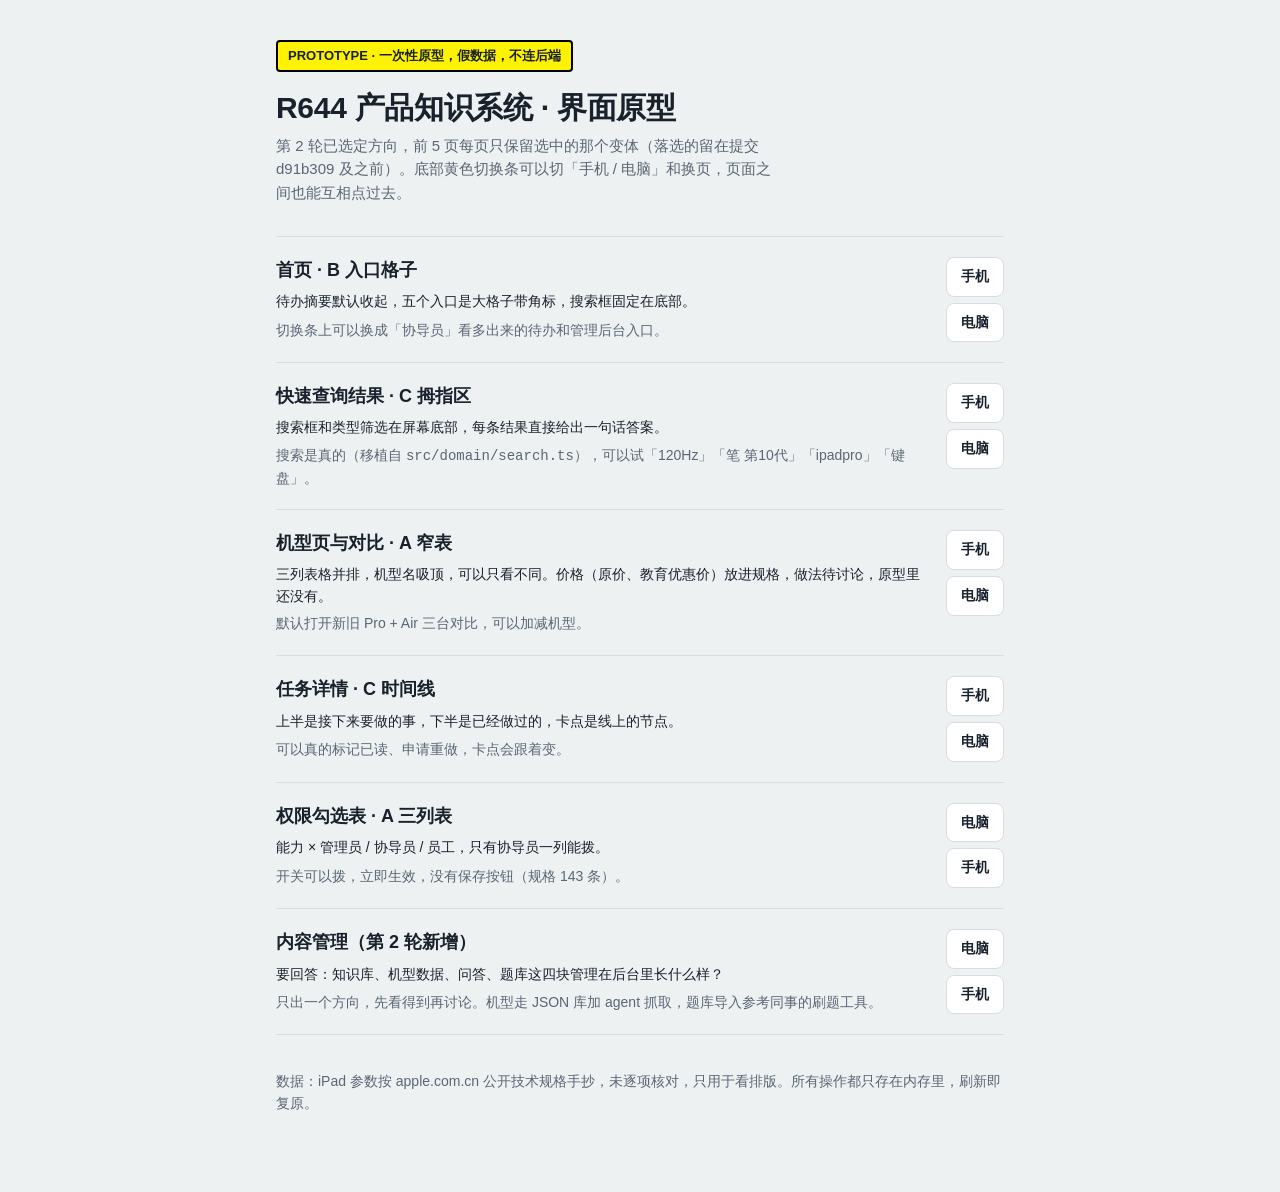
<file: index.html>
<!doctype html>
<html lang="zh-CN">
<head>
<meta charset="utf-8">
<meta name="viewport" content="width=device-width, initial-scale=1">
<title>PROTOTYPE · 原型目录</title>
<link rel="stylesheet" href="proto.css">
<style>
  /* PROTOTYPE：原型目录页，本身不是被评估的设计 */
  body { padding: 0; }
  main { max-width: 760px; margin: 0 auto; padding: 40px 16px 64px; }
  .warn { display: inline-block; background: #fff200; border: 2px solid #000; padding: 4px 10px; font-weight: 700; font-size: 13px; border-radius: 4px; }
  h1 { font-size: 30px; line-height: 1.2; margin: 18px 0 8px; letter-spacing: -.01em; }
  .lead { color: var(--slate); margin: 0 0 32px; max-width: 34em; }
  ol { list-style: none; padding: 0; margin: 0; border-top: 1px solid var(--line); }
  li { padding: 20px 0; border-bottom: 1px solid var(--line); display: grid; grid-template-columns: 1fr auto; gap: 6px 20px; align-items: start; }
  li h2 { font-size: 18px; margin: 0; }
  li p { margin: 0; color: var(--slate); font-size: 14px; grid-column: 1; }
  li .q { color: var(--ink); }
  li .go { grid-row: 1 / span 3; grid-column: 2; display: flex; gap: 6px; flex-direction: column; }
  .how { margin-top: 36px; font-size: 14px; color: var(--slate); }
  .how kbd { border: 1px solid var(--line); border-bottom-width: 2px; border-radius: 4px; padding: 0 5px; background: #fff; font-size: 12px; }
  @media (max-width: 560px) { li { grid-template-columns: 1fr; } li .go { grid-row: auto; grid-column: 1; flex-direction: row; } }
</style>
</head>
<body>
<main>
  <span class="warn">PROTOTYPE · 一次性原型，假数据，不连后端</span>
  <h1>R644 产品知识系统 · 界面原型</h1>
  <p class="lead">第 2 轮已选定方向，前 5 页每页只保留选中的那个变体（落选的留在提交 d91b309 及之前）。底部黄色切换条可以切「手机 / 电脑」和换页，页面之间也能互相点过去。</p>
  <ol>
    <li>
      <h2>首页 · B 入口格子</h2>
      <p class="q">待办摘要默认收起，五个入口是大格子带角标，搜索框固定在底部。</p>
      <p>切换条上可以换成「协导员」看多出来的待办和管理后台入口。</p>
      <div class="go"><a class="btn" href="home.html?device=phone">手机</a><a class="btn" href="home.html?device=desktop">电脑</a></div>
    </li>
    <li>
      <h2>快速查询结果 · C 拇指区</h2>
      <p class="q">搜索框和类型筛选在屏幕底部，每条结果直接给出一句话答案。</p>
      <p>搜索是真的（移植自 <code>src/domain/search.ts</code>），可以试「120Hz」「笔 第10代」「ipadpro」「键盘」。</p>
      <div class="go"><a class="btn" href="search.html?device=phone&amp;q=120Hz">手机</a><a class="btn" href="search.html?device=desktop&amp;q=120Hz">电脑</a></div>
    </li>
    <li>
      <h2>机型页与对比 · A 窄表</h2>
      <p class="q">三列表格并排，机型名吸顶，可以只看不同。价格（原价、教育优惠价）放进规格，做法待讨论，原型里还没有。</p>
      <p>默认打开新旧 Pro + Air 三台对比，可以加减机型。</p>
      <div class="go"><a class="btn" href="model.html?device=phone&amp;view=compare&amp;cmp=pro11-g2,pro11-m4,air11-m2">手机</a><a class="btn" href="model.html?device=desktop&amp;id=pro11-m4">电脑</a></div>
    </li>
    <li>
      <h2>任务详情 · C 时间线</h2>
      <p class="q">上半是接下来要做的事，下半是已经做过的，卡点是线上的节点。</p>
      <p>可以真的标记已读、申请重做，卡点会跟着变。</p>
      <div class="go"><a class="btn" href="task.html?device=phone">手机</a><a class="btn" href="task.html?device=desktop">电脑</a></div>
    </li>
    <li>
      <h2>权限勾选表 · A 三列表</h2>
      <p class="q">能力 × 管理员 / 协导员 / 员工，只有协导员一列能拨。</p>
      <p>开关可以拨，立即生效，没有保存按钮（规格 143 条）。</p>
      <div class="go"><a class="btn" href="admin.html?device=desktop">电脑</a><a class="btn" href="admin.html?device=phone">手机</a></div>
    </li>
    <li>
      <h2>内容管理（第 2 轮新增）</h2>
      <p class="q">要回答：知识库、机型数据、问答、题库这四块管理在后台里长什么样？</p>
      <p>只出一个方向，先看得到再讨论。机型走 JSON 库加 agent 抓取，题库导入参考同事的刷题工具。</p>
      <div class="go"><a class="btn" href="content.html?device=desktop">电脑</a><a class="btn" href="content.html?device=phone">手机</a></div>
    </li>
  </ol>
  <p class="how">数据：iPad 参数按 apple.com.cn 公开技术规格手抄，未逐项核对，只用于看排版。所有操作都只存在内存里，刷新即复原。</p>
</main>
</body>
</html>
</file>
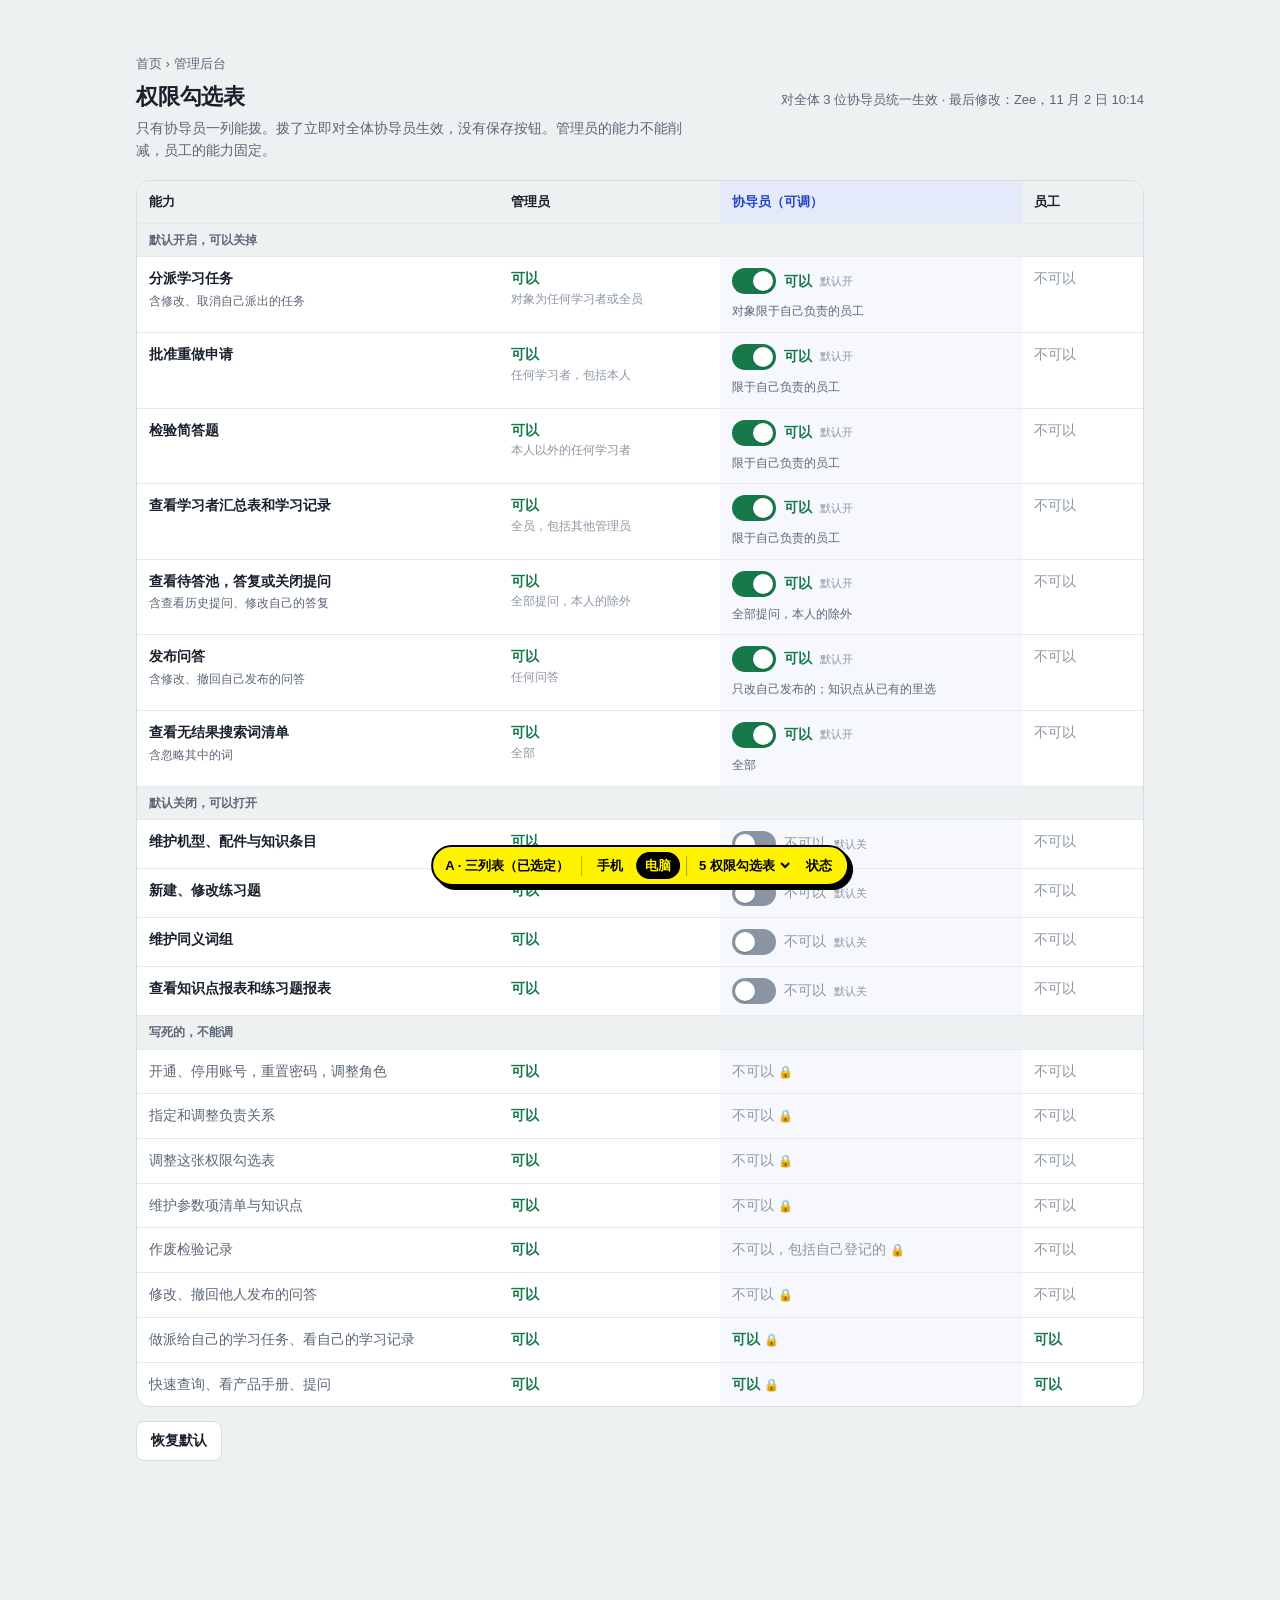
<file: admin.html>
<!doctype html>
<html lang="zh-CN">
<head>
<meta charset="utf-8">
<meta name="viewport" content="width=device-width, initial-scale=1">
<title>PROTOTYPE · 权限勾选表</title>
<link rel="stylesheet" href="proto.css?v=2502a53">
<!--
  PROTOTYPE：管理后台 · 权限勾选表，已选定 A 三列表（第 2 轮），B 以角色看、C 按工作分组已删，留在提交 d91b309 及之前。
  规则（decisions.md 第 3 节、ADR-0002）：勾选表只管协导员一列，11 项（默认开 7、默认关 4）；
  对全体协导员统一、立即生效、只记最后修改人和时间；管理员和员工的能力写死；
  关掉一项后，没做完的转给管理员，做过的保留。
  A 三列表：能力 × 管理员 / 协导员 / 员工，只有协导员一列能拨，写死的行单独一段灰掉。
-->
<style>
  .adm-top { display: flex; flex-wrap: wrap; justify-content: space-between; align-items: baseline; gap: 6px 16px; margin-bottom: 4px; }
  .adm-top h1 { font-size: 22px; margin: 0; letter-spacing: -.01em; }
  .stamp { font-size: 13px; color: var(--slate); }
  .lead { font-size: 14px; color: var(--slate); margin: 4px 0 18px; max-width: 40em; }
  .crumb { font-size: 13px; color: var(--slate); margin-bottom: 6px; }
  .crumb a { color: var(--slate); }
  .sw { position: relative; width: 44px; height: 26px; flex: none; border-radius: 13px; border: 0; background: var(--mist); padding: 0; transition: background .15s; }
  .sw::after { content: ""; position: absolute; top: 3px; left: 3px; width: 20px; height: 20px; border-radius: 50%; background: #fff; transition: transform .15s; box-shadow: 0 1px 2px rgba(0,0,0,.2); }
  .sw[aria-checked="true"] { background: var(--pass); }
  .sw[aria-checked="true"]::after { transform: translateX(18px); }
  .def { font-size: 11px; color: var(--mist); white-space: nowrap; }
  .changed { font-size: 11px; color: var(--wait); font-weight: 700; white-space: nowrap; }
  .yes { color: var(--pass); font-weight: 600; }
  .no { color: var(--mist); }
  .lock { font-size: 12px; color: var(--mist); }

  /* ---------- A 三列表 ---------- */
  .A { padding: 18px 16px 28px; }
  .A table { width: 100%; border-collapse: separate; border-spacing: 0; background: var(--surface); border: 1px solid var(--line); border-radius: var(--r-l); overflow: hidden; font-size: 14px; }
  .A th, .A td { padding: 11px 12px; text-align: left; vertical-align: top; border-top: 1px solid var(--line-soft); }
  .A thead th { border-top: 0; background: var(--paper); font-size: 13px; position: sticky; top: 0; z-index: 1; }
  .A thead th.fac { background: var(--cobalt-soft); color: var(--cobalt); }
  .A td.fac { background: #f6f8fe; }
  .A .ab { font-weight: 600; }
  .A .ab small { display: block; font-weight: 400; color: var(--slate); font-size: 12px; margin-top: 2px; }
  .A .facc { display: flex; align-items: center; gap: 8px; flex-wrap: wrap; }
  .A .facc .scope { font-size: 12px; color: var(--slate); flex-basis: 100%; }
  .A tr.sec th { background: var(--paper); color: var(--slate); font-size: 12px; padding: 7px 12px; }
  .A tr.fixed td { color: var(--slate); }
  .A tr.fixed .ab { font-weight: 500; }
  /* 手机：员工列收掉，改成行内小字 */
  .A .staff-inline { display: none; font-size: 12px; color: var(--slate); margin-top: 4px; }
  @container app (max-width: 699px) {
    .A .col-staff { display: none; }
    .A .staff-inline { display: block; }
    .A th, .A td { padding: 10px 8px; }
    .A table { font-size: 13.5px; }
  }
  @container app (min-width: 700px) { .A { max-width: 1040px; margin: 0 auto; padding-top: 30px; } }


</style>
</head>
<body>
<script src="data.js"></script>
<script src="proto.js?v=2502a53"></script>
<script>
// ---------- 勾选表：11 项，顺序和编号照 decisions.md 第 3 节 ----------
const ABILITIES = [
  { id: 'on1', def: true, name: '分派学习任务', detail: '含修改、取消自己派出的任务', scope: '对象限于自己负责的员工', admin: '对象为任何学习者或全员', area: 'mentor',
    plain: '给自己带的新员工派学习任务，改或取消自己派的', off: '已派出的 6 个任务改由管理员修改和取消；任务本身和进度都保留' },
  { id: 'on2', def: true, name: '批准重做申请', scope: '限于自己负责的员工', admin: '任何学习者，包括本人', area: 'mentor',
    plain: '批准或驳回自己带的新员工的重做申请', off: '眼下 1 条重做待批转给管理员' },
  { id: 'on3', def: true, name: '检验简答题', scope: '限于自己负责的员工', admin: '本人以外的任何学习者', area: 'mentor',
    plain: '当面听自己带的新员工讲简答题，并登记结果', off: '眼下 2 道待检验转给管理员；已登记的检验记录保留' },
  { id: 'on7', def: true, name: '查看学习者汇总表和学习记录', scope: '限于自己负责的员工', admin: '全员，包括其他管理员', area: 'mentor',
    plain: '看自己带的新员工学到哪了、哪些知识点薄弱', off: '协导员看不到负责的员工的进度；管理员照常能看' },
  { id: 'on4', def: true, name: '查看待答池，答复或关闭提问', detail: '含查看历史提问、修改自己的答复', scope: '全部提问，本人的除外', admin: '全部提问，本人的除外', area: 'qa',
    plain: '看全店的提问并答复（不按负责关系分）', off: '待答池里 4 条提问只有管理员能答复' },
  { id: 'on5', def: true, name: '发布问答', detail: '含修改、撤回自己发布的问答', scope: '只改自己发布的；知识点从已有的里选', admin: '任何问答', area: 'qa',
    plain: '把好答案整理成问答发布给全员，改或撤回自己发的', off: '已发布的问答保留，之后只有管理员能修改' },
  { id: 'on6', def: true, name: '查看无结果搜索词清单', detail: '含忽略其中的词', scope: '全部', admin: '全部', area: 'qa',
    plain: '看大家搜了什么没搜到，找出该补的内容', off: '只有管理员能看这张清单' },
  { id: 'off1', def: false, name: '维护机型、配件与知识条目', scope: '与管理员相同', admin: '可以', area: 'content',
    plain: '新建和修改产品手册里的内容', off: '' , on: '打开后能改全部内容，不只自己建的；首页会出现核对日期过期的提醒' },
  { id: 'off2', def: false, name: '新建、修改练习题', scope: '与管理员相同', admin: '可以', area: 'content',
    plain: '出题和改题', off: '', on: '打开后能改全部练习题，不只自己出的' },
  { id: 'off3', def: false, name: '维护同义词组', scope: '与管理员相同', admin: '可以', area: 'content',
    plain: '让楼面上的口头说法也能搜到（如「笔」=「Apple Pencil」）', off: '', on: '保存即生效，影响全店的搜索结果' },
  { id: 'off4', def: false, name: '查看知识点报表和练习题报表', scope: '与管理员相同', admin: '可以', area: 'report',
    plain: '看全店在各知识点上的正确率，找出坏题', off: '', on: '打开后能看全店的数据，不限自己负责的员工' },
];
const FIXED = [
  ['开通、停用账号，重置密码，调整角色', '可以', '不可以', '不可以'],
  ['指定和调整负责关系', '可以', '不可以', '不可以'],
  ['调整这张权限勾选表', '可以', '不可以', '不可以'],
  ['维护参数项清单与知识点', '可以', '不可以', '不可以'],
  ['作废检验记录', '可以', '不可以，包括自己登记的', '不可以'],
  ['修改、撤回他人发布的问答', '可以', '不可以', '不可以'],
  ['做派给自己的学习任务、看自己的学习记录', '可以', '可以', '可以'],
  ['快速查询、看产品手册、提问', '可以', '可以', '可以'],
];

function fmtNow() { const d = new Date(); return `今天 ${String(d.getHours()).padStart(2, '0')}:${String(d.getMinutes()).padStart(2, '0')}`; }
const stamp = (s) => `<span class="stamp">对全体 3 位协导员统一生效 · 最后修改：${s.by}，${s.at}</span>`;
const sw = (a, s) => `<button class="sw" role="switch" aria-checked="${!!s.on[a.id]}" aria-label="协导员：${a.name}" data-act="flip" data-id="${a.id}"></button>`;
const mark = (a, s) => s.on[a.id] !== a.def ? '<span class="changed">已改动</span>' : `<span class="def">默认${a.def ? '开' : '关'}</span>`;
const head = (s, title = '权限勾选表') => `
  <div class="crumb"><a href="${P.link('home.html', { role: 'facilitator' })}">首页</a> › 管理后台</div>
  <div class="adm-top"><h1>${title}</h1>${stamp(s)}</div>`;

P.mount({
  page: '权限勾选表',
  chosen: true,
  state: { on: Object.fromEntries(ABILITIES.map((a) => [a.id, a.def])), by: 'Zee', at: '11 月 2 日 10:14' },
  actions: {
    flip(el, s) {
      const a = ABILITIES.find((x) => x.id === el.dataset.id);
      s.on[a.id] = !s.on[a.id];
      s.by = 'Zee（你）'; s.at = fmtNow();
      P.toast(s.on[a.id] ? `已对全体协导员打开「${a.name}」` : `已对全体协导员关掉「${a.name}」${a.off ? '：' + a.off : ''}`);
    },
    reset(el, s) { for (const a of ABILITIES) s.on[a.id] = a.def; s.by = 'Zee（你）'; s.at = fmtNow(); P.toast('已恢复默认'); },
  },
  variants: {
    A: {
      name: '三列表',
      render(s) {
        const row = (a) => `<tr>
          <td><div class="ab">${a.name}${a.detail ? `<small>${a.detail}</small>` : ''}</div><div class="staff-inline">员工：不可以</div></td>
          <td>${P.esc(a.admin) === '可以' ? '<span class="yes">可以</span>' : `<span class="yes">可以</span><div class="lock">${P.esc(a.admin)}</div>`}</td>
          <td class="fac"><div class="facc">${sw(a, s)}${s.on[a.id] ? '<span class="yes">可以</span>' : '<span class="no">不可以</span>'}${mark(a, s)}${s.on[a.id] ? `<span class="scope">${P.esc(a.scope)}</span>` : ''}</div></td>
          <td class="col-staff"><span class="no">不可以</span></td></tr>`;
        const val = (v) => v === '可以' ? '<span class="yes">可以</span>' : v === '不可以' ? '<span class="no">不可以</span>' : `<span class="no">${v}</span>`;
        return `<div class="A">${head(s)}
          <p class="lead">只有协导员一列能拨。拨了立即对全体协导员生效，没有保存按钮。管理员的能力不能削减，员工的能力固定。</p>
          <table>
            <thead><tr><th>能力</th><th style="width:22%">管理员</th><th class="fac" style="width:30%">协导员（可调）</th><th class="col-staff" style="width:12%">员工</th></tr></thead>
            <tbody>
              <tr class="sec"><th colspan="4">默认开启，可以关掉</th></tr>${ABILITIES.filter((a) => a.def).map(row).join('')}
              <tr class="sec"><th colspan="4">默认关闭，可以打开</th></tr>${ABILITIES.filter((a) => !a.def).map(row).join('')}
              <tr class="sec"><th colspan="4">写死的，不能调</th></tr>
              ${FIXED.map(([n, a, f, e]) => `<tr class="fixed"><td><div class="ab">${n}</div><div class="staff-inline">员工：${e}</div></td><td>${val(a)}</td><td class="fac">${val(f)} <span class="lock">🔒</span></td><td class="col-staff">${val(e)}</td></tr>`).join('')}
            </tbody>
          </table>
          <p style="margin-top:14px"><button class="btn" data-act="reset">恢复默认</button></p>
        </div>`;
      },
    },
  },
});
</script>
</body>
</html>
</file>
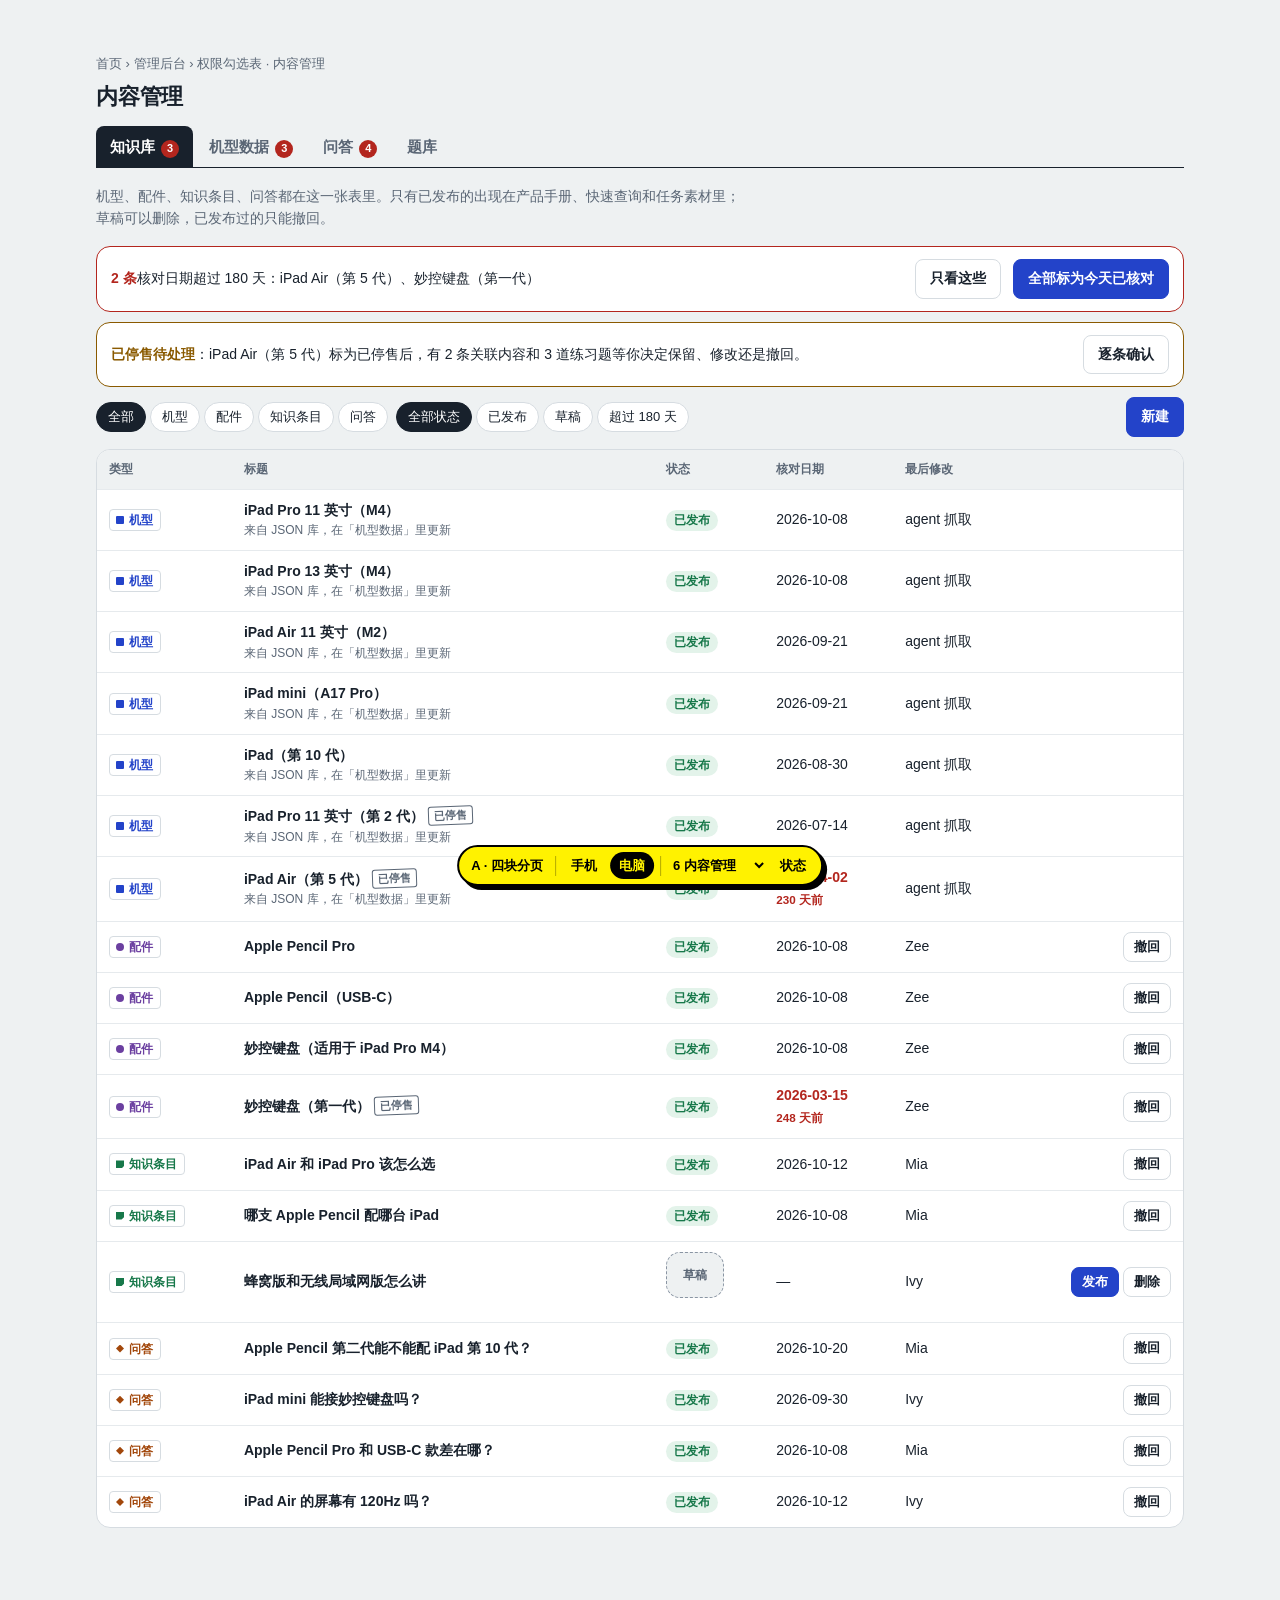
<file: content.html>
<!doctype html>
<html lang="zh-CN">
<head>
<meta charset="utf-8">
<meta name="viewport" content="width=device-width, initial-scale=1">
<title>PROTOTYPE · 内容管理</title>
<link rel="stylesheet" href="proto.css?v=2502a53">
<!--
  PROTOTYPE 第 2 轮：管理后台里的内容管理，四块用 ?tab=kb|models|qa|bank 切换。
  这一页只出一个方向（不做三变体），先让四块「看得到」，结构再讨论。电脑优先（spec：管理后台按电脑优先）。
  kb      知识库：四种内容一张表，草稿 / 已发布，核对日期超过 180 天的提醒，已停售待处理。
  models  机型数据：不做人工编辑页。机型存在 JSON 库里，agent 抓官网后列出改动。改动要不要人确认，待讨论。
  qa      问答：待答池 → 答复；已答复 → 整理成问答 → 发布；已发布的可以撤回。
  bank    题库：导入方式参考同事的刷题工具（apple.xmevt.cn「题库管理」）：粘贴 JSON / 上传文件 / URL 获取 + 格式模板。
          和它不同的地方：题型只有单选、多选、简答；解析必填；导入后先是草稿，发布了才能挑进任务；没有「激活题库」。
-->
<style>
  .cm { padding: 18px 16px 32px; }
  .crumb { font-size: 13px; color: var(--slate); margin-bottom: 6px; }
  .crumb a { color: var(--slate); }
  .cm h1 { font-size: 22px; margin: 0 0 12px; letter-spacing: -.01em; }
  .tabs { display: flex; gap: 2px; border-bottom: 1.5px solid var(--ink); margin-bottom: 18px; overflow-x: auto; }
  .tabs button { border: 0; background: transparent; padding: 9px 14px; font-weight: 600; color: var(--slate); border-radius: var(--r-m) var(--r-m) 0 0; white-space: nowrap; }
  .tabs button.on { background: var(--ink); color: #fff; }
  .tabs .badge { margin-left: 6px; height: 18px; min-width: 18px; font-size: 11px; }
  .lead { font-size: 14px; color: var(--slate); margin: 0 0 16px; max-width: 46em; }
  .open-q { font-size: 13px; background: var(--wait-soft); color: #5e3d00; border-radius: var(--r-m); padding: 8px 12px; margin: 0 0 16px; }
  .toolbar { display: flex; flex-wrap: wrap; gap: 8px; align-items: center; margin-bottom: 12px; }
  .toolbar .sp { flex: 1; }
  .chipset { display: flex; gap: 4px; flex-wrap: wrap; }
  .chipset button { border: 1px solid var(--line); background: var(--surface); border-radius: 999px; padding: 4px 11px; font-size: 13px; }
  .chipset button.on { background: var(--ink); color: #fff; border-color: var(--ink); }
  table.t { width: 100%; border-collapse: separate; border-spacing: 0; background: var(--surface); border: 1px solid var(--line); border-radius: var(--r-l); overflow: hidden; font-size: 14px; }
  .t th, .t td { padding: 10px 12px; text-align: left; border-top: 1px solid var(--line-soft); vertical-align: middle; }
  .t thead th { border-top: 0; background: var(--paper); font-size: 12px; color: var(--slate); }
  .t td.ttl { font-weight: 600; }
  .t td.ttl small { display: block; font-weight: 400; color: var(--slate); font-size: 12px; }
  .t .act { white-space: nowrap; text-align: right; }
  .t .act .btn { padding: 4px 10px; font-size: 13px; }
  .st { display: inline-block; line-height: 1.4; font-size: 12px; font-weight: 700; padding: 2px 8px; border-radius: 999px; white-space: nowrap; }
  .st.draft { background: var(--paper); color: var(--slate); border: 1px dashed var(--mist); }
  .st.pub { background: var(--pass-soft); color: var(--pass); }
  .old { color: var(--block); font-weight: 700; }
  .alert { display: flex; gap: 12px; align-items: center; flex-wrap: wrap; background: var(--surface); border: 1.5px solid var(--block); border-radius: var(--r-l); padding: 12px 14px; margin-bottom: 10px; }
  .alert b { color: var(--block); }
  .alert.wait { border-color: var(--wait); }
  .alert.wait b { color: var(--wait); }
  .alert .sp { flex: 1; min-width: 12em; font-size: 14px; }
  @container app (max-width: 699px) { .t .hide-s { display: none; } .t th, .t td { padding: 9px 8px; } }

  /* 机型数据 */
  .twocol { display: grid; gap: 16px; }
  .card { background: var(--surface); border: 1px solid var(--line); border-radius: var(--r-l); padding: 14px 16px; }
  .card h2 { font-size: 15px; margin: 0 0 8px; display: flex; justify-content: space-between; gap: 8px; align-items: baseline; }
  .card h2 small { font-weight: 400; color: var(--slate); font-size: 12px; }
  .run { display: grid; grid-template-columns: auto 1fr; gap: 2px 14px; font-size: 14px; margin: 0; }
  .run dt { color: var(--slate); }
  .run dd { margin: 0; }
  .chg { list-style: none; margin: 0; padding: 0; }
  .chg li { padding: 10px 0; border-top: 1px solid var(--line-soft); display: grid; grid-template-columns: 1fr auto; gap: 4px 10px; }
  .chg li:first-child { border-top: 0; }
  .chg .w { font-weight: 600; }
  .chg .ft { font-size: 14px; grid-column: 1; }
  .chg .from { color: var(--slate); text-decoration: line-through; }
  .chg .to { font-weight: 700; }
  .chg .src { font-size: 12px; color: var(--mist); grid-column: 1; }
  .chg .b { grid-row: 1 / span 3; grid-column: 2; display: flex; gap: 6px; align-items: center; }
  .chg .b .btn { padding: 4px 10px; font-size: 13px; }
  .chg li.done { opacity: .55; }
  pre.json { margin: 0; background: var(--ink); color: #dfe6ee; border-radius: var(--r-m); padding: 12px 14px; font-size: 12.5px; line-height: 1.5; overflow-x: auto; }
  pre.json .k { color: #9fb4ff; }
  pre.json .tbd { color: #f4d58d; }
  @container app (min-width: 900px) { .twocol { grid-template-columns: 1.1fr 1fr; align-items: start; } }

  /* 问答 */
  .pool li { list-style: none; }
  .pool { margin: 0; padding: 0; }
  .ask { background: var(--surface); border: 1px solid var(--line); border-radius: var(--r-m); padding: 12px 14px; margin-bottom: 8px; }
  .ask .meta { font-size: 12px; color: var(--slate); display: flex; gap: 10px; flex-wrap: wrap; }
  .ask .meta .wait-d { color: var(--block); font-weight: 700; }
  .ask .body { font-weight: 600; margin: 4px 0 8px; }
  .ask .reply { font-size: 14px; background: var(--paper); border-radius: var(--r-s); padding: 8px 10px; margin-bottom: 8px; }
  .ask .row { display: flex; gap: 6px; flex-wrap: wrap; }
  .ask .row .btn { padding: 4px 10px; font-size: 13px; }
  .ask textarea, .draft textarea, .draft input, .draft select { width: 100%; border: 1px solid var(--line); border-radius: var(--r-m); padding: 8px; font: inherit; margin: 6px 0; background: #fff; }
  .draft { background: var(--surface); border: 2px solid var(--cobalt); border-radius: var(--r-l); padding: 14px 16px; margin-bottom: 14px; }
  .draft h3 { margin: 0 0 4px; font-size: 16px; }
  .draft label { font-size: 12px; color: var(--slate); font-weight: 600; display: block; margin-top: 6px; }
  .draft .row { display: flex; gap: 8px; justify-content: flex-end; margin-top: 8px; }
  .sec-h { font-size: 13px; color: var(--slate); font-weight: 700; margin: 4px 0 8px; }
  @container app (min-width: 900px) { .qa-cols { display: grid; grid-template-columns: 1fr 1fr; gap: 0 22px; align-items: start; } }

  /* 题库导入弹层 */
  .modal-wrap { position: fixed; inset: 0; background: rgba(24,33,44,.4); display: flex; align-items: center; justify-content: center; z-index: 50; padding: 16px; }
  .modal-wrap .backdrop { position: absolute; inset: 0; }
  .modal { position: relative; background: var(--surface); border-radius: var(--r-l); width: 100%; max-width: 560px; max-height: 85vh; overflow-y: auto; }
  .modal header { display: flex; justify-content: space-between; align-items: center; padding: 14px 18px; border-bottom: 1px solid var(--line); }
  .modal header h3 { margin: 0; font-size: 16px; }
  .modal .mtabs { display: flex; border-bottom: 1px solid var(--line); }
  .modal .mtabs button { flex: 1; border: 0; background: transparent; padding: 10px; font-weight: 600; color: var(--slate); }
  .modal .mtabs button.on { color: var(--cobalt); box-shadow: inset 0 -2px 0 var(--cobalt); }
  .modal .mb { padding: 14px 18px; }
  .modal textarea, .modal input[type=url] { width: 100%; border: 1px solid var(--line); border-radius: var(--r-m); padding: 8px; font: 12.5px/1.5 ui-monospace, Menlo, monospace; }
  .modal textarea { min-height: 200px; }
  .modal .drop { display: block; border: 2px dashed var(--line); border-radius: var(--r-m); padding: 28px; text-align: center; color: var(--slate); cursor: pointer; }
  .modal .check { font-size: 13px; margin-top: 10px; }
  .modal .check li { margin: 2px 0; }
  .modal .check .ok { color: var(--pass); }
  .modal .check .bad { color: var(--block); }
  .modal footer { display: flex; gap: 8px; justify-content: flex-end; padding: 12px 18px; border-top: 1px solid var(--line); }
  .qtype { font-size: 12px; font-weight: 700; padding: 2px 7px; border-radius: var(--r-s); border: 1px solid currentColor; white-space: nowrap; }
  .qtype.single { color: var(--k-model); }
  .qtype.multi { color: var(--k-accessory); }
  .qtype.short { color: var(--k-qa); }
  .batch { font-size: 12px; color: var(--mist); }

  @container app (min-width: 700px) { .cm { max-width: 1120px; margin: 0 auto; padding-top: 30px; } }
</style>
</head>
<body>
<script src="data.js"></script>
<script src="proto.js?v=2502a53"></script>
<script>
// ---------- 假数据（今天 2026-11-18；180 天前是 2026-05-22） ----------
const TODAY = new Date('2026-11-18');
const daysAgo = (d) => Math.round((TODAY - new Date(d)) / 864e5);
const KB = [
  ...DATA.models.map((m) => ({ id: m.id, kind: 'model', title: m.name, status: 'pub', checked: m.checked, by: 'agent', disc: m.discontinued })),
  { id: 'air-g5', kind: 'model', title: 'iPad Air（第 5 代）', status: 'pub', checked: '2026-04-02', by: 'agent', disc: true },
  ...DATA.accessories.map((a) => ({ id: a.id, kind: 'accessory', title: a.name, status: 'pub', checked: a.checked, by: 'Zee', disc: a.discontinued })),
  { id: 'mkb-1', kind: 'accessory', title: '妙控键盘（第一代）', status: 'pub', checked: '2026-03-15', by: 'Zee', disc: true },
  ...DATA.entries.map((e) => ({ id: e.id, kind: 'entry', title: e.title, status: 'pub', checked: e.checked, by: 'Mia' })),
  { id: 'cellular', kind: 'entry', title: '蜂窝版和无线局域网版怎么讲', status: 'draft', checked: '', by: 'Ivy' },
  ...DATA.qas.map((q) => ({ id: q.id, kind: 'qa', title: q.q, status: 'pub', checked: q.checked, by: q.publisher })),
];
// 必填核对日期的只有机型和配件（decisions 第 5 节），所以 180 天提醒只看这两种
const isStale = (x) => (x.kind === 'model' || x.kind === 'accessory') && x.checked && daysAgo(x.checked) > 180;

const AGENT = {
  run: '今天 06:00', next: '明天 06:00', pages: 9, file: 'catalog/ipad.json', ver: 'v2026.11.18-1',
  changes: [
    { id: 'c1', model: 'iPad mini（A17 Pro）', item: '存储容量', from: '128GB / 256GB / 512GB', to: '128GB / 256GB / 512GB / 1TB', src: 'apple.com.cn/ipad-mini/specs' },
    { id: 'c2', model: 'iPad（第 10 代）', item: '状态', from: '在售', to: '已停售', src: 'apple.com.cn/ipad 系列页已不再列出', disc: true },
    { id: 'c3', model: 'iPad Air 11 英寸（M2）', item: '重量', from: '462 克', to: '460 克', src: 'apple.com.cn/ipad-air/specs' },
  ],
};

const ASKS = [
  { id: 'k1', who: 'Leo', at: '11 月 15 日', wait: 3, body: '教育优惠能不能叠加以旧换新？', rel: '', state: 'open' },
  { id: 'k2', who: 'Nina', at: '11 月 16 日', wait: 2, body: 'mini 的 A17 Pro 能跑 Apple 智能吗？顾客问了两次', rel: 'iPad mini（A17 Pro）', state: 'open', fromSearch: 'mini apple智能' },
  { id: 'k3', who: 'Tom', at: '11 月 17 日', wait: 1, body: '妙控键盘 M4 款能不能给 Air 用？', rel: 'iPad Air 11 英寸（M2）', state: 'open' },
  { id: 'k4', who: 'Leo', at: '11 月 18 日', wait: 0, body: '第 10 代 iPad 能不能外接显示器', rel: 'iPad（第 10 代）', state: 'open' },
  { id: 'k5', who: 'Nina', at: '11 月 12 日', body: 'Pro 的纳米纹理玻璃是所有容量都能选吗？', rel: 'iPad Pro 11 英寸（M4）', state: 'answered',
    reply: '不是。只有 1TB 和 2TB 可选纳米纹理玻璃，256GB 和 512GB 不能选。', replyBy: 'Mia' },
  { id: 'k6', who: 'Tom', at: '11 月 10 日', body: 'USB-C 的笔有没有压感', rel: '', state: 'answered', reply: '没有压感。要压感推荐 Apple Pencil Pro。', replyBy: 'Ivy', linked: 'qa-pencil-pro-vs-usbc' },
];
const TOPICS = ['配件兼容', '系列差异', '屏幕', '性能', '选购建议'];

const QUESTIONS = [
  { id: 'q1', type: 'single', stem: 'iPad Air 11 英寸（M2）的屏幕最高刷新率是多少？', topic: '屏幕', status: 'pub', batch: '手工新建' },
  { id: 'q2', type: 'multi', stem: '下面哪些机型能用 Apple Pencil Pro？', topic: '配件兼容', status: 'pub', batch: '手工新建' },
  { id: 'q3', type: 'short', stem: '插画师拿 2020 年 iPad Pro 来问要不要换 M4，你怎么讲？', topic: '系列差异', status: 'pub', batch: '手工新建' },
  { id: 'q4', type: 'single', stem: 'iPad mini 能接妙控键盘吗？（判断题，按两个选项的单选题录入）', topic: '配件兼容', status: 'pub', batch: '11-10 导入 · 平板换新.json' },
  { id: 'q5', type: 'single', stem: '哪款 iPad 用面容 ID 解锁？', topic: '系列差异', status: 'draft', batch: '11-10 导入 · 平板换新.json' },
];
const TYPE_NAME = { single: '单选题', multi: '多选题', short: '简答题' };

const TEMPLATE = `{
  "name": "这批题的名字（导入后只用来标来源）",
  "questions": [
    {
      "type": "single",
      "scene": "情境描述（选填）",
      "stem": "题干",
      "topics": ["屏幕"],
      "models": ["iPad Air 11 英寸（M2）"],
      "options": ["60Hz", "90Hz", "120Hz"],
      "answer": ["60Hz"],
      "explanation": "解析（必填）"
    },
    {
      "type": "multi",
      "stem": "下面哪些机型能用 Apple Pencil Pro？",
      "topics": ["配件兼容"],
      "options": ["iPad Pro（M4）", "iPad Air（M2）", "iPad（第 10 代）"],
      "answer": ["iPad Pro（M4）", "iPad Air（M2）"],
      "explanation": "Pencil Pro 只配 2024 年起的 Pro、Air 和 mini。"
    },
    {
      "type": "short",
      "scene": "顾客拿着 Apple Pencil（第二代）来问。",
      "stem": "他的笔能不能用在 iPad Pro（M4）上？",
      "topics": ["配件兼容"],
      "points": ["讲清第二代不兼容 M4 款", "推荐 Apple Pencil Pro 并说出一项新功能"],
      "need": 2,
      "note": "参考说明（选填）"
    }
  ]
}
/* 和刷题工具的格式不同：
   - 没有 judge（判断题）：写成两个选项的 single
   - 没有 fill（填空题）
   - 选择题的 explanation 必填；简答题用 points（合格要点）和 need（至少讲到几条）
   - topics 只能填已有的知识点 */`;
const SAMPLE_IMPORT = TEMPLATE.split('/*')[0].trim();

const TABS = [['kb', '知识库'], ['models', '机型数据'], ['qa', '问答'], ['bank', '题库']];
const tab = () => TABS.some(([k]) => k === P.param('tab')) ? P.param('tab') : 'kb';

// ---------- 四块 ----------
function kbTab(s) {
  const f = s.kbKind, st = s.kbStatus;
  const rows = KB.filter((x) => (f === 'all' || x.kind === f) && (st === 'all' || (st === 'stale' ? isStale(x) : s.status[x.id] === st)));
  const stale = KB.filter(isStale);
  const discPending = KB.filter((x) => x.disc && x.kind === 'model' && x.id === 'air-g5');
  const chip = (key, val, label) => `<button class="${s[key] === val ? 'on' : ''}" data-act="set" data-k="${key}" data-v="${val}">${label}</button>`;
  return `
    <p class="lead">机型、配件、知识条目、问答都在这一张表里。只有已发布的出现在产品手册、快速查询和任务素材里；草稿可以删除，已发布过的只能撤回。</p>
    ${stale.length ? `<div class="alert"><span class="sp"><b>${stale.length} 条</b>核对日期超过 180 天：${stale.map((x) => P.esc(x.title)).join('、')}</span><button class="btn" data-act="set" data-k="kbStatus" data-v="stale">只看这些</button><button class="btn primary" data-act="recheck">全部标为今天已核对</button></div>` : ''}
    ${discPending.length ? `<div class="alert wait"><span class="sp"><b>已停售待处理</b>：iPad Air（第 5 代）标为已停售后，有 2 条关联内容和 3 道练习题等你决定保留、修改还是撤回。</span><button class="btn" data-act="stub" data-msg="逐条确认页不在本轮原型里">逐条确认</button></div>` : ''}
    <div class="toolbar">
      <div class="chipset">${chip('kbKind', 'all', '全部')}${chip('kbKind', 'model', '机型')}${chip('kbKind', 'accessory', '配件')}${chip('kbKind', 'entry', '知识条目')}${chip('kbKind', 'qa', '问答')}</div>
      <div class="chipset">${chip('kbStatus', 'all', '全部状态')}${chip('kbStatus', 'pub', '已发布')}${chip('kbStatus', 'draft', '草稿')}${chip('kbStatus', 'stale', '超过 180 天')}</div>
      <span class="sp"></span>
      <button class="btn primary" data-act="stub" data-msg="新建知识条目、配件的编辑页不在本轮原型里">新建</button>
    </div>
    <table class="t">
      <thead><tr><th>类型</th><th>标题</th><th>状态</th><th class="hide-s">核对日期</th><th class="hide-s">最后修改</th><th></th></tr></thead>
      <tbody>${rows.map((x) => {
        const pub = s.status[x.id] === 'pub';
        return `<tr><td>${UI.kind(x.kind)}</td>
          <td class="ttl">${P.esc(x.title)} ${UI.disc(x.disc)}${x.kind === 'model' ? '<small>来自 JSON 库，在「机型数据」里更新</small>' : ''}</td>
          <td><span class="st ${pub ? 'pub' : 'draft'}">${pub ? '已发布' : '草稿'}</span></td>
          <td class="hide-s ${isStale(x) && !s.rechecked ? 'old' : ''}">${s.rechecked && isStale(x) ? '2026-11-18' : x.checked || '—'}${isStale(x) && !s.rechecked ? `<br><small>${daysAgo(x.checked)} 天前</small>` : ''}</td>
          <td class="hide-s">${x.by === 'agent' ? 'agent 抓取' : x.by}</td>
          <td class="act">${x.kind === 'model' ? '' : pub ? `<button class="btn" data-act="pub" data-id="${x.id}">撤回</button>` : `<button class="btn primary" data-act="pub" data-id="${x.id}">发布</button> <button class="btn" data-act="stub" data-msg="草稿删除：原型里不真删">删除</button>`}</td></tr>`;
      }).join('') || '<tr><td colspan="6" style="color:var(--slate)">没有符合条件的内容</td></tr>'}</tbody>
    </table>`;
}

function jsonPreview() {
  const m = UI.model('pro11-m4');
  const k = (x) => `<span class="k">"${x}"</span>`;
  const lines = [
    `{`, `  ${k('id')}: "${m.id}",`, `  ${k('series')}: "${m.series}",`, `  ${k('name')}: "${m.name}",`,
    `  ${k('discontinued')}: false,`, `  ${k('source')}: "${m.source}",`, `  ${k('checked')}: "${m.checked}",`,
    `  ${k('params')}: {`,
    ...Object.entries(m.p).slice(0, 4).map(([n, x]) => `    ${k(n)}: { "v": "${x.v}"${x.note ? `, "note": "${x.note}"` : ''} },`),
    `    …`, `  },`,
    `<span class="tbd">  "price": { "list": …, "edu": … }   // 待讨论：原价、教育优惠价，按配置怎么记</span>`,
    `}`,
  ];
  return `<pre class="json">${lines.join('\n')}</pre>`;
}
function modelsTab(s) {
  const left = AGENT.changes.filter((c) => !s.chg[c.id]);
  return `
    <p class="lead">机型不在后台手工编辑。机型数据放在一个 JSON 库里，agent 每天抓一次 apple.com.cn 的技术规格页，和库里的值比对，把不一样的地方列在这里。</p>
    <p class="open-q">待讨论：agent 抓到的改动是直接生效，还是像下面这样要人点「采纳」？价格（原价、教育优惠价）放在 JSON 的哪里？配件和兼容关系是不是也走 JSON？</p>
    <div class="twocol">
      <div>
        <div class="card" style="margin-bottom:14px"><h2>最近一次抓取 <small>${AGENT.file} · ${AGENT.ver}</small></h2>
          <dl class="run"><dt>时间</dt><dd>${AGENT.run}（下次 ${AGENT.next}）</dd><dt>抓了</dt><dd>${AGENT.pages} 个官网页面</dd><dt>结果</dt><dd>${left.length ? `<b>${left.length} 处</b>和库里不一样，等你确认` : '和库里一致'}</dd></dl>
          <p style="margin:10px 0 0"><button class="btn" data-act="stub" data-msg="（原型）已开始抓取，大约 2 分钟">现在抓一次</button></p>
        </div>
        <div class="card"><h2>发现的改动 <small>采纳后写进 JSON，核对日期记为今天</small></h2>
          <ul class="chg">${AGENT.changes.map((c) => {
            const done = s.chg[c.id];
            return `<li class="${done ? 'done' : ''}"><span class="w">${P.esc(c.model)} · ${c.item}</span>
              <span class="ft"><span class="from">${P.esc(c.from)}</span> → <span class="to">${P.esc(c.to)}</span></span>
              <span class="src">来源：${P.esc(c.src)}${c.disc ? ' · 采纳后会列出关联内容，等你逐条决定' : ''}</span>
              <span class="b">${done ? (done === 'ok' ? '已采纳' : '已忽略') : `<button class="btn primary" data-act="chg" data-id="${c.id}" data-v="ok">采纳</button><button class="btn" data-act="chg" data-id="${c.id}" data-v="no">忽略</button>`}</span></li>`;
          }).join('')}</ul>
        </div>
      </div>
      <div class="card"><h2>库里的一条机型 <small>只读，示意</small></h2>${jsonPreview()}</div>
    </div>`;
}

function qaTab(s) {
  const open = ASKS.filter((a) => s.ask[a.id] === 'open');
  const answered = ASKS.filter((a) => s.ask[a.id] === 'answered');
  const pubQa = DATA.qas.filter((q) => s.status[q.id] === 'pub');
  const draft = s.drafting ? ASKS.find((a) => a.id === s.drafting) : null;
  return `
    <p class="lead">答复和发布分两步：答复只给提问人看；觉得别人也会问，再把它整理成一条问答发布给全员。发布出来的问答不显示是谁提的。</p>
    ${draft ? `<form class="draft" data-submit="publish">
      <h3>整理成问答</h3><p style="margin:0;font-size:13px;color:var(--slate)">从 ${draft.who} 的提问带过来，改写成通用的说法再发布。</p>
      <label>问题</label><input name="q" value="${P.esc(draft.body)}">
      <label>答案</label><textarea name="a" rows="3">${P.esc(draft.reply)}</textarea>
      <label>知识点（只能从已有的里选）</label><select name="t">${TOPICS.map((t) => `<option>${t}</option>`).join('')}</select>
      <div class="row"><button type="button" class="btn" data-act="draft" data-id="">先不发</button><button class="btn primary">发布</button></div>
    </form>` : ''}
    <div class="qa-cols">
      <section>
        <p class="sec-h">待答池 ${open.length} 条 · 按提交时间从早到晚</p>
        <ul class="pool">${open.map((a) => `<li class="ask">
          <div class="meta"><span>${a.who} · ${a.at}</span>${a.wait ? `<span class="wait-d">已等 ${a.wait} 天</span>` : '<span>今天</span>'}${a.rel ? `<span>关联：${P.esc(a.rel)}</span>` : ''}${a.fromSearch ? `<span>来自搜索「${P.esc(a.fromSearch)}」</span>` : ''}</div>
          <div class="body">${P.esc(a.body)}</div>
          ${s.replying === a.id ? `<form data-submit="reply"><input type="hidden" name="id" value="${a.id}"><textarea name="r" rows="3" placeholder="答复只有提问人看得到"></textarea><div class="row"><button type="button" class="btn" data-act="replying" data-id="">取消</button><button class="btn primary">提交答复</button></div></form>`
            : `<div class="row"><button class="btn primary" data-act="replying" data-id="${a.id}">答复</button><button class="btn" data-act="close" data-id="${a.id}">关闭…</button></div>`}
        </li>`).join('') || '<li class="ask" style="color:var(--slate)">待答池空了</li>'}</ul>
      </section>
      <section>
        <p class="sec-h">已答复 · 可以整理成问答</p>
        <ul class="pool">${answered.map((a) => `<li class="ask">
          <div class="meta"><span>${a.who} · ${a.at}</span><span>答复人 ${a.replyBy}</span></div>
          <div class="body">${P.esc(a.body)}</div><div class="reply">${P.esc(a.reply)}</div>
          <div class="row">${a.linked || s.linked[a.id] ? '<span class="st pub">已整理成问答</span>' : `<button class="btn" data-act="draft" data-id="${a.id}">整理成问答</button>`}</div>
        </li>`).join('')}</ul>
        <p class="sec-h" style="margin-top:16px">已发布的问答 ${pubQa.length + s.newQa.length} 条</p>
        <table class="t"><tbody>${[...s.newQa, ...pubQa].map((q) => `<tr><td class="ttl">${P.esc(q.q)}<small>${q.topic} · 发布人 ${q.publisher}</small></td>
          <td class="act">${q.publisher === 'Zee' || q.publisher === 'Zee（你）' ? '<button class="btn" data-act="stub" data-msg="问答编辑页不在本轮原型里">修改</button> ' : ''}${q.isNew ? '' : `<button class="btn" data-act="pub" data-id="${q.id}">撤回</button>`}</td></tr>`).join('')}</tbody></table>
      </section>
    </div>`;
}

function bankTab(s) {
  const counts = { single: 0, multi: 0, short: 0 };
  const all = [...QUESTIONS, ...s.imported];
  all.forEach((q) => counts[q.type]++);
  const drafts = all.filter((q) => s.status[q.id] === 'draft').length;
  return `
    <p class="lead">全部练习题放在一个题库里。导入方式参考同事的刷题工具：粘贴 JSON、上传 .json 文件、从 URL 获取，也可以复制格式模板交给 AI 出题。导入的题先是草稿，发布后才能挑进任务。</p>
    <div class="toolbar">
      <button class="btn primary" data-act="imp" data-v="paste">导入练习题</button>
      <button class="btn" data-act="imp" data-v="template">查看模板</button>
      <span class="sp"></span>
      <span style="font-size:13px;color:var(--slate)">共 ${all.length} 道：单选题 ${counts.single} · 多选题 ${counts.multi} · 简答题 ${counts.short} · 草稿 ${drafts}</span>
    </div>
    <table class="t">
      <thead><tr><th>题型</th><th>题干</th><th class="hide-s">知识点</th><th>状态</th><th></th></tr></thead>
      <tbody>${all.map((q) => {
        const pub = s.status[q.id] === 'pub';
        return `<tr><td><span class="qtype ${q.type}">${TYPE_NAME[q.type]}</span></td>
          <td class="ttl">${P.esc(q.stem)}<small class="batch">${P.esc(q.batch)}</small></td>
          <td class="hide-s">${q.topic}</td>
          <td><span class="st ${pub ? 'pub' : 'draft'}">${pub ? '已发布' : '草稿'}</span></td>
          <td class="act">${pub ? `<button class="btn" data-act="pub" data-id="${q.id}">撤回</button>` : `<button class="btn primary" data-act="pub" data-id="${q.id}">发布</button>`}</td></tr>`;
      }).join('')}</tbody>
    </table>
    ${s.imp ? importModal(s) : ''}`;
}
function importModal(s) {
  const m = s.imp;
  const body = m === 'template'
    ? `<p style="margin:0 0 8px;font-size:13px;color:var(--slate)">把模板复制给 ChatGPT、Claude 等 AI，让它按这个格式出题，再粘贴到「粘贴 JSON」里导入。</p><pre class="json" style="max-height:340px">${P.esc(TEMPLATE)}</pre>`
    : m === 'file' ? `<label class="drop">点击选择 .json 文件<input type="file" accept=".json" hidden data-act="stub" data-msg="（原型）不读文件，请用「粘贴 JSON」"></label>`
    : m === 'url' ? `<input type="url" placeholder="https://example.com/questions.json"><p style="font-size:13px;color:var(--slate)">（原型）不发请求。</p>`
    : `<textarea name="json" aria-label="练习题 JSON">${P.esc(SAMPLE_IMPORT)}</textarea>
       <ul class="check"><li class="ok">✓ 3 道题格式正确：单选题 1 · 多选题 1 · 简答题 1</li><li class="ok">✓ 知识点都是已有的</li><li class="bad">✗ 如果出现 judge、fill 题型会被拒绝，并告诉你怎么改</li></ul>`;
  return `<div class="modal-wrap"><div class="backdrop" data-act="imp" data-v=""></div><div class="modal" role="dialog" aria-label="导入练习题">
    <header><h3>${m === 'template' ? '格式模板' : '导入练习题'}</h3><button class="btn ghost" data-act="imp" data-v="" aria-label="关闭">✕</button></header>
    ${m === 'template' ? '' : `<div class="mtabs">${[['paste', '粘贴 JSON'], ['file', '上传文件'], ['url', 'URL 获取']].map(([k, n]) => `<button class="${m === k ? 'on' : ''}" data-act="imp" data-v="${k}">${n}</button>`).join('')}</div>`}
    <div class="mb">${body}</div>
    <footer>${m === 'template' ? `<button class="btn" data-act="imp" data-v="">关闭</button><button class="btn primary" data-act="stub" data-msg="（原型）模板已复制">复制模板</button>`
      : `<button class="btn" data-act="imp" data-v="">取消</button><button class="btn primary" data-act="doImport" ${m === 'paste' ? '' : 'disabled'}>导入为草稿</button>`}</footer>
  </div></div>`;
}

P.mount({
  page: '内容管理',
  state: {
    kbKind: 'all', kbStatus: 'all', rechecked: false,
    status: Object.fromEntries([...KB, ...QUESTIONS].map((x) => [x.id, x.status])),
    chg: {}, ask: Object.fromEntries(ASKS.map((a) => [a.id, a.state])), replying: '', drafting: '', linked: {}, newQa: [],
    imp: '', imported: [],
  },
  actions: {
    tab(el) { P.setParams({ tab: el.dataset.k }); return false; },
    set(el, s) { s[el.dataset.k] = el.dataset.v; },
    stub(el) { P.toast(el.dataset.msg); return false; },
    recheck(el, s) { s.rechecked = true; P.toast('已把 2 条标为今天已核对'); },
    pub(el, s) { const id = el.dataset.id; s.status[id] = s.status[id] === 'pub' ? 'draft' : 'pub'; P.toast(s.status[id] === 'pub' ? '已发布' : '已撤回，回到草稿'); },
    chg(el, s) { s.chg[el.dataset.id] = el.dataset.v; P.toast(el.dataset.v === 'ok' ? '已采纳，写进 JSON 库' : '已忽略，下次抓到同样的值不再提示'); },
    replying(el, s) { s.replying = el.dataset.id; },
    close(el, s) { s.ask[el.dataset.id] = 'closed'; P.toast('（原型）已关闭，原因：与已有问答重复'); },
    draft(el, s) { s.drafting = el.dataset.id; },
    imp(el, s) { s.imp = el.dataset.v; },
    doImport(el, s) {
      const n = s.imported.length;
      s.imported.push(
        { id: 'i' + n + 'a', type: 'single', stem: 'iPad Air 11 英寸（M2）的屏幕最高刷新率是多少？（导入）', topic: '屏幕', batch: '今天导入 · 粘贴的 JSON' },
        { id: 'i' + n + 'b', type: 'multi', stem: '下面哪些机型能用 Apple Pencil Pro？（导入）', topic: '配件兼容', batch: '今天导入 · 粘贴的 JSON' },
        { id: 'i' + n + 'c', type: 'short', stem: '他的笔能不能用在 iPad Pro（M4）上？（导入）', topic: '配件兼容', batch: '今天导入 · 粘贴的 JSON' });
      s.imported.slice(-3).forEach((q) => { s.status[q.id] = 'draft'; });
      s.imp = ''; P.toast('已导入 3 道题，都是草稿');
    },
  },
  submits: {
    reply(f, s) { const a = ASKS.find((x) => x.id === f.id.value); a.reply = f.r.value || '（原型）答复内容'; a.replyBy = 'Zee'; s.ask[a.id] = 'answered'; s.replying = ''; P.toast('已答复，提问人会在首页看到'); },
    publish(f, s) { s.newQa.unshift({ id: 'n' + s.newQa.length, q: f.q.value, topic: f.t.value, publisher: 'Zee（你）', isNew: true }); s.linked[s.drafting] = true; s.drafting = ''; P.toast('问答已发布，提问人能看到「已整理成问答」'); },
  },
  variants: {
    A: {
      name: '四块分页',
      render(s) {
        const t = tab();
        const badge = { kb: KB.filter(isStale).length + 1, models: AGENT.changes.filter((c) => !s.chg[c.id]).length, qa: ASKS.filter((a) => s.ask[a.id] === 'open').length, bank: 0 };
        return `<div class="cm">
          <div class="crumb"><a href="${P.link('home.html', { role: 'facilitator' })}">首页</a> › 管理后台 › <a href="${P.link('admin.html')}">权限勾选表</a> · 内容管理</div>
          <h1>内容管理</h1>
          <nav class="tabs" role="tablist">${TABS.map(([k, n]) => `<button role="tab" aria-selected="${t === k}" class="${t === k ? 'on' : ''}" data-act="tab" data-k="${k}">${n}${badge[k] ? `<span class="badge">${badge[k]}</span>` : ''}</button>`).join('')}</nav>
          ${{ kb: kbTab, models: modelsTab, qa: qaTab, bank: bankTab }[t](s)}
        </div>`;
      },
    },
  },
});
</script>
</body>
</html>
</file>
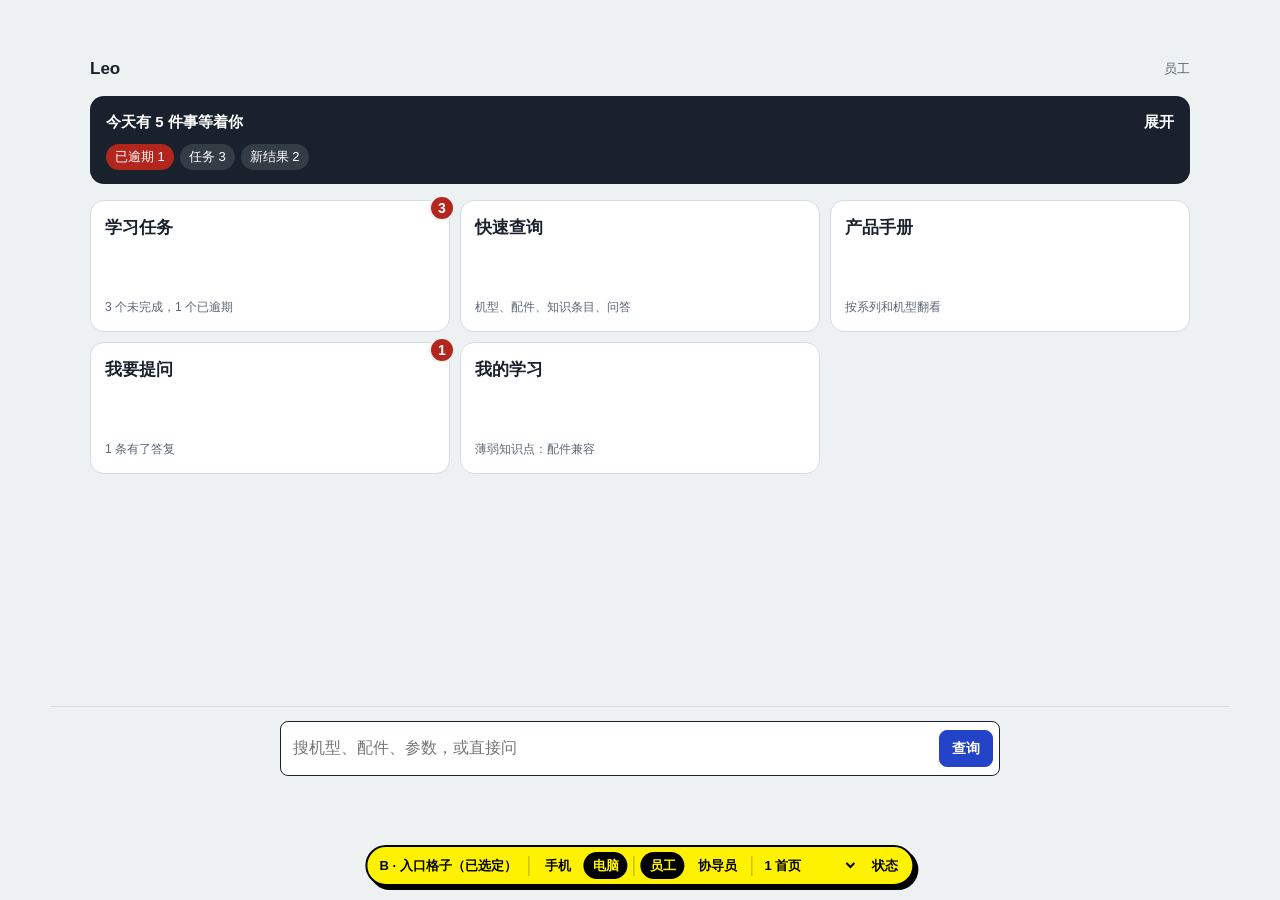
<file: home.html>
<!doctype html>
<html lang="zh-CN">
<head>
<meta charset="utf-8">
<meta name="viewport" content="width=device-width, initial-scale=1">
<title>PROTOTYPE · 首页</title>
<link rel="stylesheet" href="proto.css?v=2502a53">
<!--
  PROTOTYPE：首页，已选定 B 入口格子（第 2 轮），A 清单、C 下一步已删，留在提交 d91b309 及之前。?device=phone|desktop 切排法，?role=staff|facilitator 切角色。
  规则（decisions.md 第 12、14 节）：从上到下 = 待办摘要（默认收起）、五个入口；搜索框固定在屏幕底部，手机和电脑一样；协导员多「管理后台」。
  B 入口格子：入口是大格子、角标压在角上，待办压缩成一条摘要，点开才展开。
-->
<style>
  /* ---------- 共用 ---------- */
  .who { font-size: 13px; color: var(--slate); }
  .due-soon { color: var(--wait); font-weight: 600; }
  .overdue { color: var(--block); font-weight: 600; }


  /* ---------- B 入口格子 ---------- */
  /* 第 2 轮：搜索框改成贴在底部的 dock（手机、电脑都是），和快速查询 C 拇指区同一个位置 */
  .B { padding: 18px 16px 0; display: flex; flex-direction: column; min-height: 100%; }
  .B .dock { position: sticky; bottom: 0; margin: auto -16px 0; padding: 10px 16px 14px; background: var(--paper); border-top: 1px solid var(--line); z-index: 2; }
  .B .tiles { margin-bottom: 18px; }
  body[data-device="desktop"] .B { min-height: calc(100vh - 130px); }
  body[data-device="desktop"] .B .dock { bottom: 64px; } /* 让出原型切换条 */
  @media (max-width: 520px) {
    body[data-device] .B { min-height: calc(100dvh - var(--proto-bar-clearance)); }
    body[data-device] .B .dock { bottom: var(--proto-bar-clearance); }
  }
  .B .top { display: flex; align-items: center; gap: 10px; margin-bottom: 14px; }
  .B .top .hello { font-size: 17px; font-weight: 700; flex: 1; }
  .B .search input { padding: 14px 0; }
  .B .digest { margin: 14px 0 16px; background: var(--ink); color: #fff; border-radius: var(--r-l); padding: 14px 16px; }
  .B .digest button.sum { all: unset; cursor: pointer; display: flex; justify-content: space-between; align-items: center; width: 100%; font-weight: 600; }
  .B .digest .chips { display: flex; flex-wrap: wrap; gap: 6px; margin-top: 10px; }
  .B .digest .chip { font-size: 13px; padding: 3px 9px; border-radius: 999px; background: rgba(255,255,255,.12); }
  .B .digest .chip.hot { background: var(--block); }
  .B .digest ul { list-style: none; margin: 12px 0 0; padding: 0; }
  .B .digest li { padding: 9px 0; border-top: 1px solid rgba(255,255,255,.14); display: flex; justify-content: space-between; gap: 10px; font-size: 14px; }
  .B .digest li a { color: #c9d4ff; white-space: nowrap; }
  .B .tiles { display: grid; grid-template-columns: 1fr 1fr; gap: 10px; }
  .B .tile { position: relative; display: flex; flex-direction: column; justify-content: space-between; min-height: 104px; padding: 14px; border-radius: var(--r-l); background: var(--surface); border: 1px solid var(--line); color: var(--ink); }
  .B .tile:hover { text-decoration: none; border-color: var(--ink); }
  .B .tile .name { font-size: 17px; font-weight: 700; }
  .B .tile .sub { font-size: 12px; color: var(--slate); }
  .B .tile .badge { position: absolute; top: -6px; right: -6px; height: 26px; min-width: 26px; font-size: 14px; border-radius: 13px; border: 2px solid var(--paper); }
  .B .tile.wide { grid-column: span 2; min-height: 64px; flex-direction: row; align-items: center; }
  .B .tile.admin { background: var(--cobalt-soft); border-color: #c4cff6; }
  @container app (min-width: 700px) {
    .B { padding: 32px 40px 0; }
    .B .dock { margin: auto -40px 0; padding: 14px 40px 18px; }
    .B .dock .searchbox { max-width: 720px; margin: 0 auto; }
    .B .digest { margin-top: 0; }
    .B .digest ul { columns: 2; column-gap: 28px; }
    .B .digest li { break-inside: avoid; }
    .B .tiles { grid-template-columns: repeat(3, 1fr); }
    .B .tile { min-height: 132px; }
    .B .tile.wide { grid-column: auto; min-height: 132px; flex-direction: column; align-items: stretch; }
  }

</style>
</head>
<body>
<script src="data.js"></script>
<script src="proto.js?v=2502a53"></script>
<script>
// ---------------- 假数据：今天是 2026-11-18 ----------------
const learnerTodos = [
  { kind: 'task', hot: true, t: '平板换新：新旧 iPad Pro 讲清差异', m: '已逾期 1 天 · 3 个卡点', act: '继续', href: 'task.html', left: ['还有 2 条未读', '选择题未通过'], wait: ['1 道简答题待检验'] },
  { kind: 'task', t: 'Apple Pencil 兼容关系', m: '11 月 20 日截止 · 即将到期', soon: true, act: '开始', href: 'task.html' },
  { kind: 'task', t: 'iPad mini 适合哪些顾客', m: '11 月 28 日截止 · 未开始', act: '开始', href: 'task.html' },
  { kind: 'note', t: '重做申请已批准', m: 'Mia 批准了「iPad Air 选购」的重做', act: '去作答', href: 'task.html' },
  { kind: 'note', t: '你的提问已答复', m: '「教育优惠能不能叠加以旧换新？」', act: '查看', href: '#' },
];
const facilitatorTodos = [
  { kind: 'duty', t: '待检验 2', m: 'Leo、Nina 各 1 道简答题', act: '去检验', href: '#' },
  { kind: 'duty', t: '重做待批 1', m: 'Nina 申请重做「Apple Pencil 兼容关系」', act: '去审批', href: '#' },
  { kind: 'duty', t: '待答池 4', m: '最早一条已等 3 天', act: '去答复', href: '#' },
];

function ctx() {
  const fac = P.param('role', 'staff') === 'facilitator';
  const todos = fac ? [learnerTodos[0], ...facilitatorTodos, ...learnerTodos.slice(1)] : learnerTodos;
  const entries = [
    { n: '学习任务', b: 3, href: 'task.html', sub: '3 个未完成，1 个已逾期' },
    { n: '快速查询', b: 0, href: P.link('search.html'), sub: '机型、配件、知识条目、问答' },
    { n: '产品手册', b: 0, href: P.link('model.html', { id: 'pro11-m4' }), sub: '按系列和机型翻看' },
    { n: '我要提问', b: 1, href: '#', sub: '1 条有了答复' },
    { n: '我的学习', b: 0, href: '#', sub: '薄弱知识点：配件兼容' },
  ];
  if (fac) entries.push({ n: '管理后台', b: 7, href: P.link('admin.html'), sub: '待检验 2 · 重做待批 1 · 待答池 4', admin: true });
  return { fac, todos, entries, name: fac ? 'Ivy' : 'Leo' };
}
const fixHref = (h) => (h.startsWith('#') || h.includes('?')) ? h : P.link(h);
const searchForm = (ph = '搜机型、配件、参数，或直接问') => `
  <form class="searchbox search" data-submit="go" role="search">
    <input name="q" placeholder="${ph}" aria-label="快速查询" enterkeyhint="search">
    <button class="btn primary" style="padding:7px 12px">查询</button>
  </form>`;

P.mount({
  page: '首页',
  chosen: true,
  state: {},
  extraBar: [{ key: 'role', options: [['staff', '员工'], ['facilitator', '协导员']] }],
  submits: {
    go(form) { const q = form.q.value.trim(); location.href = P.link('search.html', { q }); return false; },
  },
  actions: {
    digest(el, s) { s.open = !s.open; },
  },
  variants: {
    B: {
      name: '入口格子',
      render(s, { device }) {
        const c = ctx();
        const hot = c.todos.filter((t) => t.hot).length;
        const digest = `
          <section class="digest">
            <button class="sum" data-act="digest" aria-expanded="${!!s.open}">
              <span>今天有 ${c.todos.length} 件事等着你</span><span>${s.open ? '收起' : '展开'}</span>
            </button>
            <div class="chips">
              ${hot ? `<span class="chip hot">已逾期 ${hot}</span>` : ''}
              <span class="chip">任务 3</span>
              ${c.fac ? '<span class="chip">待检验 2</span><span class="chip">重做待批 1</span><span class="chip">待答池 4</span>' : ''}
              <span class="chip">新结果 2</span>
            </div>
            ${s.open ? `<ul>${c.todos.map((t) => `<li><span>${P.esc(t.t)}</span><a href="${fixHref(t.href)}">${t.act}</a></li>`).join('')}</ul>` : ''}
          </section>`;
        const tiles = `<nav class="tiles">${c.entries.map((e, i) => `
          <a class="tile ${e.admin ? 'admin' : ''} ${!c.fac && i === 4 ? 'wide' : ''}" href="${fixHref(e.href)}">
            ${e.b ? `<span class="badge">${e.b}</span>` : ''}
            <span class="name">${e.n}</span><span class="sub">${P.esc(e.sub)}</span></a>`).join('')}</nav>`;
        return `<div class="B">
          <div class="top"><span class="hello">${c.name}</span><span class="who">${c.fac ? '协导员' : '员工'}</span></div>
          ${digest + tiles}
          <div class="dock">${searchForm(device === 'phone' ? '搜一下' : undefined)}</div>
        </div>`;
      },
    },
  },
});
</script>
</body>
</html>
</file>
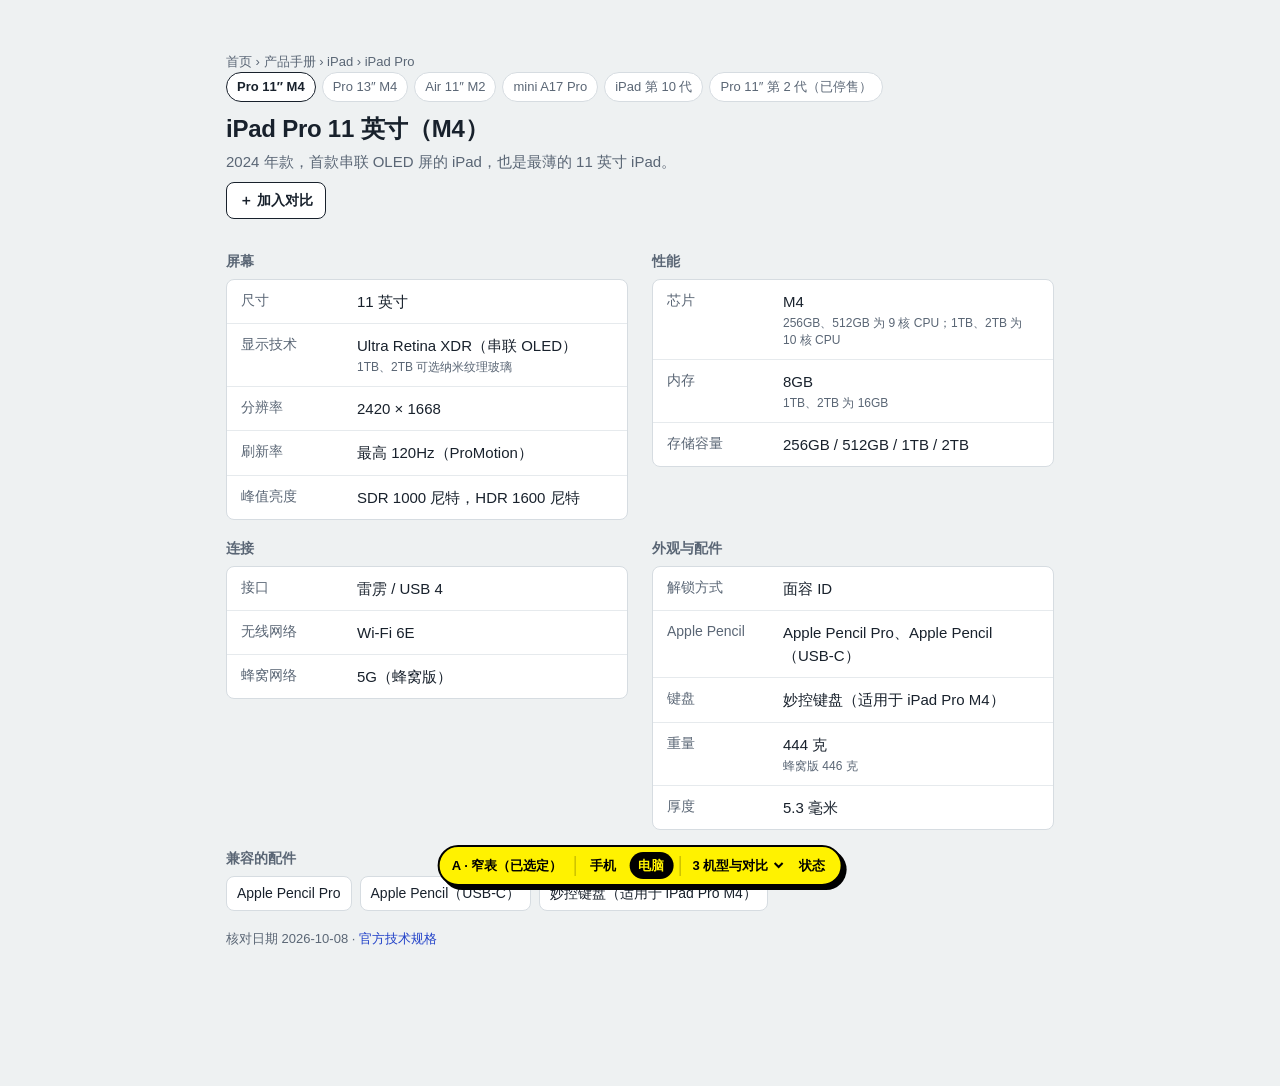
<file: model.html>
<!doctype html>
<html lang="zh-CN">
<head>
<meta charset="utf-8">
<meta name="viewport" content="width=device-width, initial-scale=1">
<title>PROTOTYPE · 机型与对比</title>
<link rel="stylesheet" href="proto.css?v=2502a53">
<!--
  PROTOTYPE：机型页 + 对比，已选定 A 窄表（第 2 轮），B 逐项卡、C 换新话术已删，留在提交 d91b309 及之前。
  ?id=机型 看机型页，?view=compare&cmp=a,b,c 看对比。
  规则（decisions.md 第 5 节）：参数按分组显示，带配置差异备注和「不适用」；已停售带标记；2–3 台并排对比，在售和已停售可混比。
  A 窄表：老老实实三列表格，机型名吸顶，「只看不同」开关，相同的行合并成一格。
-->
<style>
  .crumb { font-size: 13px; color: var(--slate); }
  .crumb a { color: var(--slate); }
  .checked { font-size: 12px; color: var(--mist); }
  .na { color: var(--mist); font-style: normal; }
  .note { display: block; font-size: 12px; color: var(--slate); line-height: 1.4; margin-top: 2px; }

  /* 机型页的共同骨架（三变体在对比入口上不同） */
  .mp { padding: 16px 16px 28px; }
  .mp .head { margin: 8px 0 14px; }
  .mp h1 { font-size: 24px; line-height: 1.25; margin: 4px 0 6px; letter-spacing: -.01em; }
  .mp .intro { margin: 0 0 8px; color: var(--slate); max-width: 36em; }
  .mp .switch { display: flex; gap: 6px; overflow-x: auto; padding-bottom: 4px; scrollbar-width: none; margin-bottom: 4px; }
  .mp .switch a { white-space: nowrap; font-size: 13px; padding: 4px 10px; border-radius: 999px; border: 1px solid var(--line); color: var(--slate); background: var(--surface); }
  .mp .switch a.on { border-color: var(--ink); color: var(--ink); font-weight: 600; }
  .mp .grp { margin-top: 18px; }
  .mp .grp h2 { font-size: 14px; margin: 0 0 6px; color: var(--slate); }
  .mp dl { margin: 0; background: var(--surface); border: 1px solid var(--line); border-radius: var(--r-m); }
  .mp dl > div { display: grid; grid-template-columns: 104px 1fr; gap: 12px; padding: 10px 14px; border-top: 1px solid var(--line-soft); }
  .mp dl > div:first-child { border-top: 0; }
  .mp dt { color: var(--slate); font-size: 14px; }
  .mp dd { margin: 0; font-weight: 500; }
  .mp .acc { display: flex; flex-wrap: wrap; gap: 8px; }
  .mp .acc span { padding: 6px 10px; border: 1px solid var(--line); background: var(--surface); border-radius: var(--r-m); font-size: 14px; }
  .mp .src { margin-top: 18px; font-size: 13px; color: var(--slate); }
  @container app (min-width: 700px) {
    .mp { max-width: 860px; margin: 0 auto; padding-top: 28px; }
    .mp .cols { display: grid; grid-template-columns: 1fr 1fr; gap: 0 24px; }
  }

  /* 对比页共同 */
  .cp { padding: 14px 0 28px; }
  .cp .top { padding: 0 16px; display: flex; justify-content: space-between; align-items: center; gap: 8px; margin-bottom: 10px; }
  .cp .top h1 { font-size: 19px; margin: 0; }

  /* ---------- A 窄表 ---------- */
  .A-tray { position: sticky; bottom: var(--proto-bar-clearance, 0px); background: var(--ink); color: #fff; padding: 10px 14px; display: flex; align-items: center; gap: 10px; margin: 16px -16px -28px; }
  .A-tray .n { flex: 1; font-size: 14px; }
  .A-tray .btn { padding: 7px 12px; }
  .A-add { display: inline-flex; align-items: center; gap: 6px; font-size: 14px; font-weight: 600; padding: 7px 12px; border-radius: var(--r-m); border: 1.5px solid var(--ink); background: var(--surface); }
  .A-add.on { background: var(--ink); color: #fff; }
  .At { width: 100%; border-collapse: separate; border-spacing: 0; table-layout: fixed; font-size: 13.5px; }
  .At th, .At td { padding: 8px 6px; vertical-align: top; text-align: left; border-bottom: 1px solid var(--line-soft); }
  .At thead th { position: sticky; top: 0; background: var(--paper); z-index: 2; border-bottom: 1.5px solid var(--ink); padding-top: 4px; }
  .At thead .mname { font-weight: 700; font-size: 13px; line-height: 1.3; display: block; }
  .At thead .yr { font-size: 11px; color: var(--slate); font-weight: 400; }
  .At thead .x { border: 0; background: none; color: var(--mist); font-size: 12px; padding: 2px 0; }
  .At .pname { color: var(--slate); font-weight: 500; font-size: 12px; padding-bottom: 0; border-bottom: 0; }
  .At td.same { color: var(--slate); text-align: center; }
  .At td.diff { font-weight: 600; }
  .At tr.g th { background: var(--cobalt-soft); color: var(--cobalt); font-size: 12px; padding: 5px 6px; border: 0; }
  .At .disc-col { background: repeating-linear-gradient(-45deg, transparent 0 6px, rgba(90,102,117,.06) 6px 12px); }
  .A-opts { display: flex; gap: 10px; align-items: center; padding: 0 16px 8px; font-size: 14px; }
  .A-opts label { display: inline-flex; gap: 6px; align-items: center; }
  .A-tablewrap { padding: 0 10px; }
  /* 手机：参数名单独占一行，值在下一行三列，省出横向空间 */
  @container app (min-width: 700px) {
    .cp { max-width: 1000px; margin: 0 auto; padding-top: 28px; }
    .At { font-size: 14.5px; }
    .At .pname { display: table-cell; }
  }



  .picker { margin: 14px 16px 0; padding: 12px 14px; border: 1px dashed var(--mist); border-radius: var(--r-l); }
  .picker p { margin: 0 0 8px; font-size: 13px; color: var(--slate); }
  .picker .opts { display: flex; flex-wrap: wrap; gap: 6px; }
  .picker button { border: 1px solid var(--line); background: var(--surface); border-radius: var(--r-m); padding: 5px 10px; font-size: 13px; }
</style>
</head>
<body>
<script src="data.js"></script>
<script src="proto.js?v=2502a53"></script>
<script>
const cmpIds = () => P.param('cmp').split(',').filter((id) => UI.model(id)).slice(0, 3);
const curId = () => UI.model(P.param('id')) ? P.param('id') : 'pro11-m4';
const isCompare = () => P.param('view') === 'compare';
const valText = (x) => x.na ? '不适用' : x.v;
const sameAcross = (ms, item) => new Set(ms.map((m) => valText(m.p[item]) + '|' + (m.p[item].note || ''))).size === 1;
const accName = (id) => DATA.accessories.find((a) => a.id === id)?.name;

function setCmp(ids) { P.setParams({ cmp: ids.join(','), view: 'compare', id: '' }); }
function toggleCmp(id) {
  const ids = P.param('cmp').split(',').filter(Boolean);
  const i = ids.indexOf(id);
  if (i >= 0) ids.splice(i, 1);
  else { if (ids.length >= 3) { P.toast('最多比 3 台，先去掉一台'); return; } ids.push(id); }
  P.setParams({ cmp: ids.join(',') });
}

// ---------- 机型页 ----------
function modelPage(s, compareBit, extraHead = '') {
  const m = UI.model(curId());
  const pv = (x) => x.na ? '<em class="na">不适用</em>' : `${P.esc(x.v)}${x.note ? `<span class="note">${P.esc(x.note)}</span>` : ''}`;
  return `<div class="mp">
    <div class="crumb"><a href="${P.link('home.html')}">首页</a> › 产品手册 › iPad › ${m.series}</div>
    <nav class="switch" aria-label="同产品线机型">${DATA.models.map((x) => `<a class="${x.id === m.id ? 'on' : ''}" href="${P.link('model.html', { id: x.id, cmp: P.param('cmp') })}">${x.short}${x.discontinued ? '（已停售）' : ''}</a>`).join('')}</nav>
    <div class="head">
      <h1>${m.name} ${UI.disc(m.discontinued)}</h1>
      <p class="intro">${P.esc(m.intro)}</p>
      ${extraHead}
    </div>
    ${compareBit}
    <div class="cols">${DATA.groups.map((g) => `<section class="grp"><h2>${g.name}</h2><dl>${g.items.map((it) => `<div><dt>${it}</dt><dd>${pv(m.p[it])}</dd></div>`).join('')}</dl></section>`).join('')}</div>
    <section class="grp"><h2>兼容的配件</h2><div class="acc">${m.accessories.map((a) => `<span>${accName(a)}</span>`).join('')}</div></section>
    <p class="src">核对日期 ${m.checked} · <a href="${m.source}" target="_blank" rel="noopener">官方技术规格</a></p>
  </div>`;
}
const picker = (ids, label = '再加一台') => ids.length >= 3 ? '' : `<div class="picker"><p>${label}（最多 3 台，在售和已停售可以混着比）</p><div class="opts">${DATA.models.filter((m) => !ids.includes(m.id)).map((m) => `<button data-act="addCmp" data-id="${m.id}">${m.short}${m.discontinued ? '（已停售）' : ''}</button>`).join('')}</div></div>`;
const backBar = (title) => `<div class="top"><h1>${title}</h1><a class="btn ghost" href="${P.link('model.html', { id: cmpIds()[0], cmp: P.param('cmp') })}">回机型页</a></div>`;

P.mount({
  page: '机型与对比',
  chosen: true,
  state: { onlyDiff: true },
  actions: {
    toggleCmp(el) { toggleCmp(el.dataset.id); return false; },
    addCmp(el) { setCmp([...cmpIds(), el.dataset.id]); return false; },
    rmCmp(el) { setCmp(cmpIds().filter((x) => x !== el.dataset.id)); return false; },
    goCmp() { P.setParams({ view: 'compare', id: '' }); return false; },
    onlyDiff(el, s) { s.onlyDiff = !s.onlyDiff; },
  },
  variants: {
    // ================= A 窄表 =================
    A: {
      name: '窄表',
      render(s, { device }) {
        if (!isCompare()) {
          const m = UI.model(curId());
          const ids = P.param('cmp').split(',').filter(Boolean);
          const inCmp = ids.includes(m.id);
          return modelPage(s, '', `<button class="A-add ${inCmp ? 'on' : ''}" data-act="toggleCmp" data-id="${m.id}">${inCmp ? '✓ 已加入对比' : '＋ 加入对比'}</button>`)
            .replace(/<\/div>$/, `${ids.length ? `<div class="A-tray"><span class="n">对比栏 ${ids.length}/3：${ids.map((i) => UI.model(i).short).join('、')}</span><button class="btn primary" data-act="goCmp" ${ids.length < 2 ? 'disabled' : ''}>${ids.length < 2 ? '再选 1 台' : '开始对比'}</button></div>` : ''}</div>`);
        }
        const ms = cmpIds().map(UI.model);
        if (ms.length < 2) return `<div class="cp">${backBar('机型对比')}${picker(ms.map((m) => m.id), '至少选 2 台')}</div>`;
        const phone = device === 'phone';
        const cols = ms.length;
        const head = `<thead><tr>${phone ? '' : '<th style="width:120px"></th>'}${ms.map((m) => `<th class="${m.discontinued ? 'disc-col' : ''}"><span class="mname">${m.short}</span><span class="yr">${m.year} ${m.discontinued ? '· 已停售' : ''}</span><br><button class="x" data-act="rmCmp" data-id="${m.id}" aria-label="去掉 ${m.short}">去掉</button></th>`).join('')}</tr></thead>`;
        let body = '';
        let hidden = 0;
        for (const g of DATA.groups) {
          const rows = g.items.filter((it) => { const same = sameAcross(ms, it); if (same && s.onlyDiff) hidden++; return !(same && s.onlyDiff); });
          if (!rows.length) continue;
          body += `<tr class="g"><th colspan="${cols + (phone ? 0 : 1)}">${g.name}</th></tr>`;
          for (const it of rows) {
            const same = sameAcross(ms, it);
            const cells = same
              ? `<td colspan="${cols}" class="same">${P.esc(valText(ms[0].p[it]))}（${cols} 台相同）</td>`
              : ms.map((m) => `<td class="diff ${m.discontinued ? 'disc-col' : ''}">${m.p[it].na ? '<em class="na">不适用</em>' : P.esc(m.p[it].v)}${m.p[it].note && !phone ? `<span class="note">${P.esc(m.p[it].note)}</span>` : ''}</td>`).join('');
            body += phone
              ? `<tr><td colspan="${cols}" class="pname">${it}</td></tr><tr>${cells}</tr>`
              : `<tr><th class="pname" style="font-size:13px">${it}</th>${cells}</tr>`;
          }
        }
        return `<div class="cp">
          ${backBar('机型对比')}
          <div class="A-opts"><label><input type="checkbox" ${s.onlyDiff ? 'checked' : ''} data-act="onlyDiff"> 只看不同</label>${s.onlyDiff && hidden ? `<span class="checked">已隐藏 ${hidden} 项相同参数</span>` : ''}</div>
          <div class="A-tablewrap"><table class="At">${head}<tbody>${body}</tbody></table></div>
          ${picker(ms.map((m) => m.id))}
        </div>`;
      },
    },
  },
});
</script>
</body>
</html>
</file>
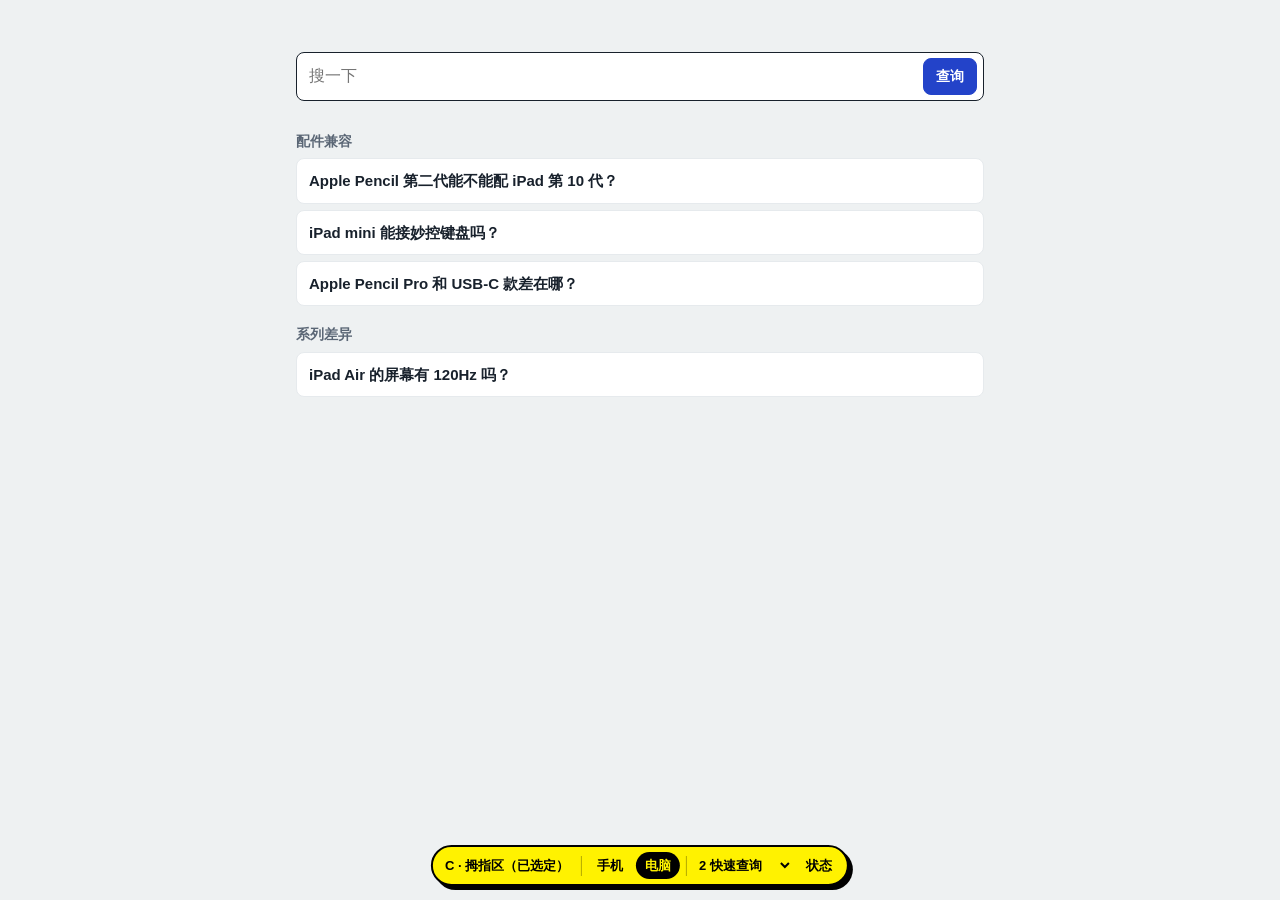
<file: search.html>
<!doctype html>
<html lang="zh-CN">
<head>
<meta charset="utf-8">
<meta name="viewport" content="width=device-width, initial-scale=1">
<title>PROTOTYPE · 快速查询</title>
<link rel="stylesheet" href="proto.css?v=2502a53">
<!--
  PROTOTYPE：快速查询结果页，已选定 C 拇指区（第 2 轮），A 列表、B 答案优先已删，留在提交 d91b309 及之前。?q=搜索词。
  规则（decisions.md 第 9 节）：四种内容混排，每条带类型标签，按类型筛选；问答就地展开；
  参数命中直接显示命中的那一项；底部「我要提问」带上搜索词；零结果保留输入；没输入时按知识点翻问答。
  C 拇指区：搜索框和类型筛选都放在屏幕底部（单手够得着），结果每条直接给出「一句话答案」。
-->
<style>
  .hl { background: #fff1a8; color: inherit; border-radius: 2px; padding: 0 1px; }
  .ask-foot { text-align: center; padding: 22px 12px 8px; color: var(--slate); font-size: 14px; }
  .ask-foot .btn { margin-top: 8px; }
  .sheet-wrap { position: absolute; inset: 0; background: rgba(24,33,44,.35); display: flex; align-items: flex-end; justify-content: center; z-index: 5; }
  body[data-device="desktop"] .sheet-wrap { position: fixed; align-items: center; }
  .sheet-wrap .backdrop { position: absolute; inset: 0; }
  .sheet { position: relative; background: var(--surface); width: 100%; max-width: 520px; border-radius: 16px 16px 0 0; padding: 18px 18px 22px; }
  body[data-device="desktop"] .sheet { border-radius: 14px; }
  .sheet h3 { margin: 0 0 4px; font-size: 18px; }
  .sheet p { margin: 0 0 12px; font-size: 13px; color: var(--slate); }
  .sheet textarea { width: 100%; min-height: 96px; border: 1px solid var(--line); border-radius: var(--r-m); padding: 10px; font: inherit; resize: vertical; }
  .sheet select { width: 100%; margin: 10px 0 14px; padding: 8px; border: 1px solid var(--line); border-radius: var(--r-m); background: #fff; }
  .sheet .row { display: flex; gap: 8px; justify-content: flex-end; }
  #app { position: relative; }



  /* ---------- C 拇指区 ---------- */
  .C { display: flex; flex-direction: column; min-height: 100%; }
  @media (max-width: 520px) { .C { min-height: calc(100dvh - var(--proto-bar-clearance)); } }
  .C .list { flex: 1; padding: 12px 0 8px; }
  .C .q-echo { padding: 4px 16px 10px; font-size: 13px; color: var(--slate); }
  .C .item { display: grid; grid-template-columns: 6px 1fr; background: var(--surface); border-bottom: 1px solid var(--line-soft); }
  .C .item .stripe { background: var(--k); }
  .C .item .in { padding: 12px 14px; }
  .C .item button.in, .C .item a.in { all: unset; display: block; padding: 12px 14px; cursor: pointer; }
  .C .item .in:focus-visible { outline: 2px solid var(--cobalt); outline-offset: -2px; }
  .C .item .line1 { display: flex; justify-content: space-between; gap: 8px; align-items: baseline; }
  .C .item .t { font-weight: 600; font-size: 15px; }
  .C .item .ty { font-size: 12px; color: var(--k); font-weight: 600; white-space: nowrap; }
  .C .item .one { font-size: 17px; font-weight: 700; margin-top: 4px; line-height: 1.35; }
  .C .item .one small { font-size: 13px; color: var(--slate); font-weight: 500; margin-right: 6px; }
  .C .item .full { font-size: 14px; margin-top: 8px; color: var(--ink); }
  .C .item .sub { font-size: 13px; color: var(--slate); margin-top: 2px; }
  .C .dock { position: sticky; bottom: var(--proto-bar-clearance, 0px); background: var(--paper); border-top: 1px solid var(--line); padding: 8px 12px 12px; }
  .C .dock .types { display: flex; gap: 4px; margin-bottom: 8px; }
  .C .dock .types button { flex: 1; border: 0; background: transparent; padding: 6px 0; font-size: 13px; border-radius: var(--r-s); color: var(--slate); }
  .C .dock .types button.on { background: var(--surface); color: var(--ink); font-weight: 700; box-shadow: inset 0 -2px 0 var(--ink); }
  .C .dock .types button:disabled { opacity: .4; }
  @container app (min-width: 700px) {
    .C { max-width: 720px; margin: 0 auto; flex-direction: column-reverse; }
    .C .dock { position: static; border: 0; padding: 28px 16px 0; }
    .C .dock .types { order: 2; margin: 10px 0 0; justify-content: flex-start; }
    .C .dock .types button { flex: none; padding: 6px 14px; }
    .C .dock { display: flex; flex-direction: column; }
    .C .item { border-radius: var(--r-m); margin: 0 16px 6px; border: 1px solid var(--line); overflow: hidden; }
  }

  .browse h3 { font-size: 14px; margin: 18px 0 6px; color: var(--slate); }
  .browse ul { list-style: none; margin: 0; padding: 0; }
  .browse li { padding: 10px 12px; background: var(--surface); border: 1px solid var(--line-soft); border-radius: var(--r-m); margin-bottom: 6px; }
  .browse button { all: unset; cursor: pointer; display: block; font-weight: 600; }
  .browse .a { font-size: 14px; margin-top: 6px; }
  .empty { background: var(--surface); border: 1px dashed var(--mist); border-radius: var(--r-l); padding: 22px 18px; text-align: center; margin: 12px 0; }
  .empty h3 { margin: 0 0 6px; font-size: 17px; }
  .empty p { margin: 0 0 12px; color: var(--slate); font-size: 14px; }
</style>
</head>
<body>
<script src="data.js"></script>
<script src="proto.js?v=2502a53"></script>
<script>
const KINDS = [['all', '全部'], ['model', '机型'], ['accessory', '配件'], ['entry', '知识条目'], ['qa', '问答']];
const KCOLOR = { model: 'var(--k-model)', accessory: 'var(--k-accessory)', entry: 'var(--k-entry)', qa: 'var(--k-qa)' };

function hits() {
  const q = P.param('q');
  const all = SEARCH.search(q);
  const f = P.param('type', 'all');
  const counts = Object.fromEntries(KINDS.map(([k]) => [k, k === 'all' ? all.length : all.filter((h) => h.kind === k).length]));
  return { q, all, list: f === 'all' ? all : all.filter((h) => h.kind === f), f, counts };
}
// 高亮：只是视觉提示，按归一化前的原文粗略匹配
function hl(text, tokens) {
  let out = P.esc(text);
  const forms = new Set();
  const syn = DATA.synonyms.map((g) => g.map((w) => w.toLowerCase().replace(/\s+/g, '')));
  for (const t of tokens) { forms.add(t); for (const g of syn) if (g.includes(t)) g.forEach((w) => forms.add(w)); }
  for (const f of [...forms].sort((a, b) => b.length - a.length)) {
    if (f.length < 1) continue;
    const re = new RegExp(f.replace(/[.*+?^${}()|[\]\\]/g, '\\$&').split('').join('\\s*'), 'gi');
    out = out.replace(re, (m) => `<mark class="hl">${m}</mark>`);
  }
  return out.replace(/<mark class="hl">([^<]*)<mark class="hl">([^<]*)<\/mark>([^<]*)<\/mark>/g, '<mark class="hl">$1$2$3</mark>');
}
const qaOf = (id) => DATA.qas.find((x) => x.id === id);
const hrefOf = (h) => h.kind === 'model' ? P.link('model.html', { id: h.id }) : '#';
const actOf = (h) => h.kind === 'qa' ? 'toggle' : h.kind === 'model' ? '' : 'stub';
const shortParam = (p) => p.value.replace(/（.*$/, '');

function askSheet(s) {
  if (!s.asking) return '';
  return `<div class="sheet-wrap"><div class="backdrop" data-act="closeAsk"></div><form class="sheet" data-submit="ask">
    <h3>我要提问</h3>
    <p>协导员或管理员会答复你，答复只有你看得到。</p>
    <textarea name="body" aria-label="提问正文">${P.esc(P.param('q') ? `搜「${P.param('q')}」没找到想要的：` : '')}</textarea>
    <select name="rel" aria-label="关联机型（选填）"><option value="">关联系列或机型（选填）</option>${DATA.models.map((m) => `<option>${m.name}</option>`).join('')}</select>
    <div class="row"><button type="button" class="btn" data-act="closeAsk">先不提</button><button class="btn primary">提交提问</button></div>
  </form></div>`;
}
const askFoot = (q) => `<div class="ask-foot">没找到想要的？<br><button class="btn" data-act="ask">我要提问${q ? `（带上「${P.esc(q)}」）` : ''}</button></div>`;
const emptyBox = (q) => `<div class="empty"><h3>没有找到「${P.esc(q)}」</h3><p>换个说法试试，比如用系列名或参数名。也可以直接提问，搜索词会一起带上。</p><button class="btn primary" data-act="ask">我要提问</button></div>`;
function browse(s) {
  const topics = [...new Set(DATA.qas.map((x) => x.topic))];
  return `<div class="browse">${topics.map((t) => `<h3>${t}</h3><ul>${DATA.qas.filter((x) => x.topic === t).map((x) => `
    <li><button data-act="toggle" data-id="${x.id}" aria-expanded="${!!s.open[x.id]}">${P.esc(x.q)}</button>${s.open[x.id] ? `<div class="a">${P.esc(x.a)}</div>` : ''}</li>`).join('')}</ul>`).join('')}</div>`;
}
const searchBox = (q, ph = '搜机型、配件、参数，或直接问') => `
  <form class="searchbox" data-submit="search" role="search">
    <input name="q" value="${P.esc(q)}" placeholder="${ph}" aria-label="快速查询" enterkeyhint="search" autocomplete="off">
    ${q ? '<button type="button" class="btn ghost" data-act="clear" aria-label="清空">✕</button>' : ''}
    <button class="btn primary" style="padding:7px 12px">查询</button>
  </form>`;

P.mount({
  page: '快速查询',
  chosen: true,
  state: { open: {}, asking: false },
  submits: {
    search(form, s) { s.open = {}; P.setParams({ q: form.q.value.trim(), type: '' }); return false; },
    ask(form, s) { s.asking = false; P.toast('提问已提交，答复后会在首页提醒你'); },
  },
  actions: {
    toggle(el, s) { s.open[el.dataset.id] = !s.open[el.dataset.id]; },
    type(el, s) { P.setParams({ type: el.dataset.k === 'all' ? '' : el.dataset.k }); return false; },
    ask(el, s) { s.asking = true; },
    closeAsk(el, s) { s.asking = false; },
    clear(el, s) { P.setParams({ q: '', type: '' }); return false; },
    stub(el) { P.toast(el.dataset.kind === 'entry' ? '知识条目详情页不在本轮原型里' : '配件页不在本轮原型里'); return false; },
  },
  variants: {
    C: {
      name: '拇指区',
      render(s, { device }) {
        const { q, all, list, f, counts } = hits();
        const item = (h) => {
          const open = s.open[h.id];
          const qa = h.kind === 'qa' ? qaOf(h.id) : null;
          // 一句话答案：问答取答案第一句，参数命中取命中项，其余取片段
          const one = qa ? `${P.esc(qa.a.split('。')[0])}。`
            : h.matchedParams.length ? h.matchedParams.slice(0, 2).map((p) => `<small>${P.esc(p.name)}</small>${P.esc(shortParam(p))}`).join('<br>') : '';
          const inner = `
            <div class="line1"><span class="t">${hl(h.title, h.tokens)} ${UI.disc(h.discontinued)}</span><span class="ty">${UI.kindLabel[h.kind]}</span></div>
            ${one ? `<div class="one">${one}</div>` : `<div class="sub">${hl(SEARCH.snippet(h), h.tokens)}</div>`}
            ${qa && open ? `<div class="full">${P.esc(qa.a)}</div><div class="sub">发布人 ${qa.publisher} · 核对日期 ${qa.checked}</div>` : qa ? '<div class="sub">点一下看全文</div>' : ''}`;
          return `<div class="item" style="--k:${KCOLOR[h.kind]}"><span class="stripe"></span>${h.kind === 'model'
            ? `<a class="in" href="${hrefOf(h)}">${inner}</a>`
            : `<button class="in" data-act="${actOf(h)}" data-id="${h.id}" data-kind="${h.kind}">${inner}</button>`}</div>`;
        };
        const dock = `<div class="dock">
          ${q && all.length ? `<div class="types" role="tablist">${KINDS.map(([k, n]) => `<button role="tab" aria-selected="${f === k}" class="${f === k ? 'on' : ''}" data-act="type" data-k="${k}" ${counts[k] || k === 'all' ? '' : 'disabled'}>${n}${k === 'all' ? '' : ' ' + counts[k]}</button>`).join('')}</div>` : ''}
          ${searchBox(q, '搜一下')}</div>`;
        return `<div class="C">
          <div class="list">
            ${q ? (all.length ? `<div class="q-echo">「${P.esc(q)}」共 ${all.length} 条${f !== 'all' ? `，只看${UI.kindLabel[f]}` : ''}</div>${list.map(item).join('')}${askFoot(q)}` : `<div style="padding:0 16px">${emptyBox(q)}</div>`)
              : `<div style="padding:0 16px">${browse(s)}</div>`}
          </div>
          ${dock}
        </div>${askSheet(s)}`;
      },
    },
  },
});
</script>
</body>
</html>
</file>
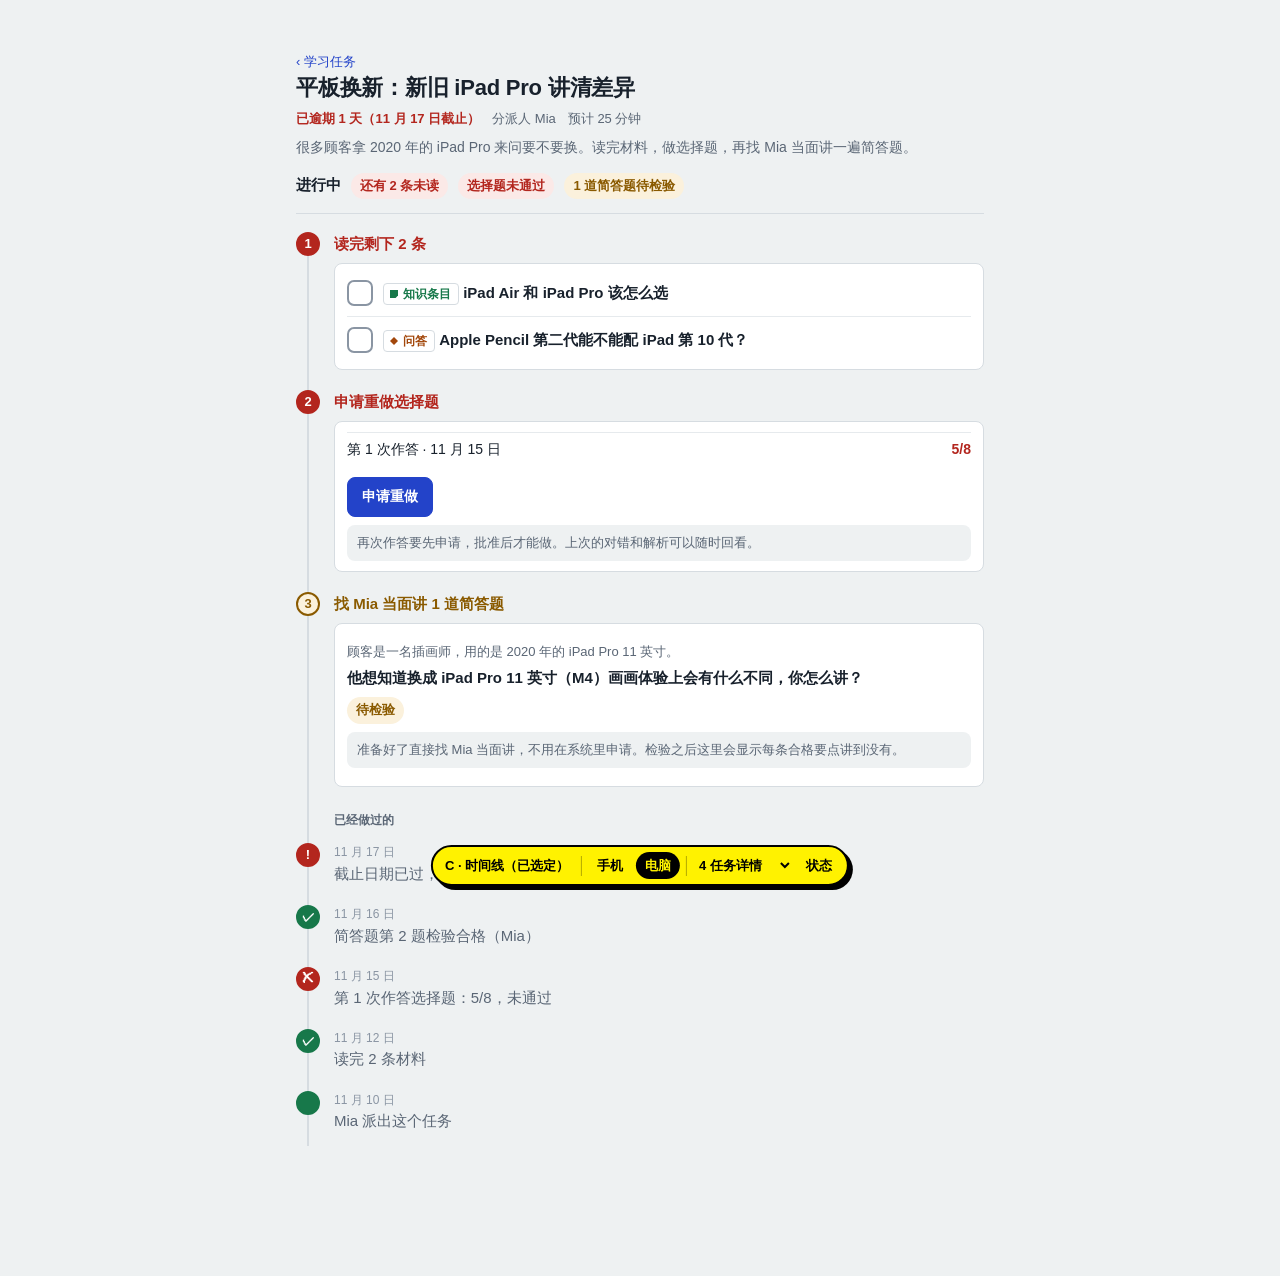
<file: task.html>
<!doctype html>
<html lang="zh-CN">
<head>
<meta charset="utf-8">
<meta name="viewport" content="width=device-width, initial-scale=1">
<title>PROTOTYPE · 任务详情</title>
<link rel="stylesheet" href="proto.css?v=2502a53">
<!--
  PROTOTYPE：任务详情，已选定 C 时间线（第 2 轮），A 三道关、B 待办清单已删，留在提交 d91b309 及之前。
  规则（decisions.md 第 6、7 节）：完成 = 阅读全部确认 + 选择题通过 + 全部简答题合格；卡点可以同时有多个；
  选择题未通过要先申请重做、批准后才能再作答；简答题当面口头、没有「申请检验」；检验前看不到合格要点。
  C 时间线：任务按「做过什么、接下来做什么」排成一条线，卡点是线上的节点。
-->
<style>
  .t-head { margin-bottom: 14px; }
  .t-head h1 { font-size: 22px; line-height: 1.3; margin: 2px 0 6px; letter-spacing: -.01em; }
  .t-meta { font-size: 13px; color: var(--slate); display: flex; flex-wrap: wrap; gap: 4px 12px; }
  .t-meta .overdue { color: var(--block); font-weight: 700; }
  .t-desc { font-size: 14px; color: var(--slate); margin: 8px 0 0; }
  .pill { display: inline-flex; align-items: center; gap: 5px; font-size: 13px; font-weight: 600; padding: 3px 9px; border-radius: 999px; white-space: nowrap; }
  .pill.block { background: var(--block-soft); color: var(--block); }
  .pill.wait { background: var(--wait-soft); color: var(--wait); }
  .pill.pass { background: var(--pass-soft); color: var(--pass); }
  .read-row { display: flex; align-items: center; gap: 10px; padding: 10px 0; border-top: 1px solid var(--line-soft); }
  .read-row:first-child { border-top: 0; }
  .read-row .tt { flex: 1; min-width: 0; }
  .read-row .tt a { color: var(--ink); font-weight: 600; }
  .read-row .tt .sub { font-size: 12px; color: var(--slate); }
  .chk { width: 26px; height: 26px; flex: none; border-radius: 7px; border: 2px solid var(--mist); background: var(--surface); display: grid; place-items: center; font-size: 15px; color: #fff; padding: 0; }
  .chk.on { background: var(--pass); border-color: var(--pass); }
  .mark-btn { font-size: 13px; padding: 5px 10px; }
  .attempts { width: 100%; border-collapse: collapse; font-size: 14px; }
  .attempts td { padding: 6px 0; border-top: 1px solid var(--line-soft); }
  .attempts td:last-child { text-align: right; font-variant-numeric: tabular-nums; font-weight: 600; }
  .sa { padding: 12px 0; border-top: 1px solid var(--line-soft); }
  .sa:first-child { border-top: 0; }
  .sa .scene { font-size: 13px; color: var(--slate); margin: 0 0 4px; }
  .sa .stem { font-weight: 600; margin: 0 0 8px; }
  .sa .pts { list-style: none; padding: 0; margin: 6px 0 0; font-size: 14px; }
  .sa .pts li { padding: 3px 0; display: flex; gap: 8px; }
  .sa .pts .y { color: var(--pass); font-weight: 700; }
  .sa .pts .n { color: var(--block); font-weight: 700; }
  .sa .by { font-size: 12px; color: var(--slate); margin-top: 6px; }
  .hint { font-size: 13px; color: var(--slate); background: var(--paper); border-radius: var(--r-m); padding: 8px 10px; margin-top: 8px; }
  .redo-form textarea { width: 100%; min-height: 70px; border: 1px solid var(--line); border-radius: var(--r-m); padding: 8px; font: inherit; margin: 8px 0; }



  /* ---------- C 时间线 ---------- */
  .C { padding: 16px 16px 28px; }
  .C .status { display: flex; align-items: baseline; gap: 10px; margin: 10px 0 18px; padding-bottom: 14px; border-bottom: 1px solid var(--line); flex-wrap: wrap; }
  .C .status .big { font-size: 15px; font-weight: 700; }
  .C .tl { list-style: none; margin: 0; padding: 0; position: relative; }
  .C .tl::before { content: ""; position: absolute; left: 11px; top: 6px; bottom: 6px; width: 2px; background: var(--line); }
  .C .tl > li { position: relative; padding: 0 0 20px 38px; }
  .C .tl .node { position: absolute; left: 0; top: 0; width: 24px; height: 24px; border-radius: 50%; display: grid; place-items: center; font-size: 13px; font-weight: 700; background: var(--surface); border: 2px solid var(--mist); color: var(--mist); }
  .C .tl .node.done { background: var(--pass); border-color: var(--pass); color: #fff; }
  .C .tl .node.block { background: var(--block); border-color: var(--block); color: #fff; }
  .C .tl .node.wait { background: var(--wait-soft); border-color: var(--wait); color: var(--wait); }
  .C .tl .when { font-size: 12px; color: var(--mist); }
  .C .tl .what { font-weight: 600; }
  .C .tl .what.block { color: var(--block); }
  .C .tl .what.wait { color: var(--wait); }
  .C .tl .card { background: var(--surface); border: 1px solid var(--line); border-radius: var(--r-m); padding: 6px 12px; margin-top: 8px; }
  .C .tl li.past .what { font-weight: 500; color: var(--slate); }
  .C .tl .divider { padding-left: 38px; font-size: 12px; color: var(--slate); font-weight: 700; margin: 4px 0 14px; }
  @container app (min-width: 700px) { .C { max-width: 720px; margin: 0 auto; padding-top: 28px; } }
</style>
</head>
<body>
<script src="data.js"></script>
<script src="proto.js?v=2502a53"></script>
<script>
// ---------- 任务假数据（今天 2026-11-18，截止 11-17，已逾期 1 天） ----------
const TASK = {
  title: '平板换新：新旧 iPad Pro 讲清差异', by: 'Mia', due: '11 月 17 日', est: '25 分钟',
  desc: '很多顾客拿 2020 年的 iPad Pro 来问要不要换。读完材料，做选择题，再找 Mia 当面讲一遍简答题。',
};
const READS = [
  { id: 'r1', kind: 'model', title: 'iPad Pro 11 英寸（M4）', href: () => P.link('model.html', { id: 'pro11-m4' }) },
  { id: 'r2', kind: 'model', title: 'iPad Pro 11 英寸（第 2 代）', href: () => P.link('model.html', { id: 'pro11-g2' }) },
  { id: 'r3', kind: 'entry', title: 'iPad Air 和 iPad Pro 该怎么选', href: () => '#' },
  { id: 'r4', kind: 'qa', title: 'Apple Pencil 第二代能不能配 iPad 第 10 代？', href: () => '#' },
];
const MCQ = { total: 8, attempts: [{ at: '11 月 15 日', score: 5 }] };
const SAS = [
  { id: 's1', scene: '顾客是一名插画师，用的是 2020 年的 iPad Pro 11 英寸。', stem: '他想知道换成 iPad Pro 11 英寸（M4）画画体验上会有什么不同，你怎么讲？',
    checks: [] },
  { id: 's2', scene: '顾客拿着 Apple Pencil（第二代）来问。', stem: '他的笔能不能直接用在新的 iPad Pro（M4）上？要怎么跟他说？',
    checks: [{ at: '11 月 16 日 14:20', by: 'Mia', ok: true, need: 2, pts: [['讲清第二代不兼容 M4 款', true], ['推荐 Apple Pencil Pro 并说出一项新功能', true], ['提到 USB-C 款作为便宜的替代', false]], note: '第三点下次可以带上。' }] },
];

function computed(s) {
  const readLeft = READS.filter((r) => !s.read[r.id]).length;
  const last = MCQ.attempts[MCQ.attempts.length - 1];
  const passed = last && last.score / MCQ.total >= 0.8;
  const saLeft = SAS.filter((q) => !q.checks.some((c) => c.ok)).length;
  const blocks = [];
  if (readLeft) blocks.push({ k: 'read', type: 'block', label: `还有 ${readLeft} 条未读`, act: '去读' });
  if (!passed) {
    if (s.redo === 'pending') blocks.push({ k: 'redo', type: 'wait', label: '重做待批', sub: '已申请，等 Mia 批准' });
    else if (s.redo === 'approved') blocks.push({ k: 'mcq', type: 'block', label: '选择题未通过', sub: '重做已批准，可以作答', act: '重新作答' });
    else blocks.push({ k: 'mcq', type: 'block', label: '选择题未通过', sub: `上次 ${last.score}/${MCQ.total}，要 ${Math.ceil(MCQ.total * 0.8)} 题才通过`, act: '申请重做' });
  }
  if (saLeft) blocks.push({ k: 'sa', type: 'wait', label: `${saLeft} 道简答题待检验`, sub: '准备好了直接找 Mia 当面讲', act: null });
  return { readLeft, passed, last, saLeft, blocks };
}

const readList = (s, compact, onlyUnread) => READS.filter((r) => !onlyUnread || !s.read[r.id]).map((r) => `
  <div class="read-row">
    <button class="chk ${s.read[r.id] ? 'on' : ''}" data-act="read" data-id="${r.id}" aria-pressed="${!!s.read[r.id]}" aria-label="标记已读：${r.title}">${s.read[r.id] ? '✓' : ''}</button>
    <div class="tt">${UI.kind(r.kind)} <a href="${r.href()}">${P.esc(r.title)}</a>${compact ? '' : `<div class="sub">${s.read[r.id] ? '已读' : '未读'}</div>`}</div>
  </div>`).join('');
const mcqBlock = (s, c) => `
  <table class="attempts"><tbody>${MCQ.attempts.map((a, i) => `<tr><td>第 ${i + 1} 次作答 · ${a.at}</td><td style="color:${a.score / MCQ.total >= .8 ? 'var(--pass)' : 'var(--block)'}">${a.score}/${MCQ.total}</td></tr>`).join('')}</tbody></table>
  ${c.passed ? '' : s.redo === 'pending' ? '<div class="hint">重做申请已提交，Mia 批准后这里会出现「重新作答」。<br><button class="btn ghost" style="padding:4px 0" data-act="approve">（原型）模拟 Mia 批准</button></div>'
    : s.redo === 'approved' ? `<button class="btn primary" style="margin-top:10px" data-act="stub" data-msg="作答页不在本轮原型里">重新作答</button>`
    : s.redoForm ? `<form class="redo-form" data-submit="redo"><textarea name="why" placeholder="说明（选填），比如：已经重新读过兼容关系"></textarea><div style="display:flex;gap:8px;justify-content:flex-end"><button type="button" class="btn" data-act="redoForm">先不申请</button><button class="btn primary">提交申请</button></div></form>`
    : `<button class="btn primary" style="margin-top:10px" data-act="redoForm">申请重做</button><div class="hint">再次作答要先申请，批准后才能做。上次的对错和解析可以随时回看。</div>`}`;
const saBlock = () => SAS.map((q) => {
  const ok = q.checks.find((c) => c.ok);
  return `<div class="sa">
    <p class="scene">${P.esc(q.scene)}</p><p class="stem">${P.esc(q.stem)}</p>
    ${ok ? `<span class="pill pass">合格 · 讲到 ${ok.pts.filter((p) => p[1]).length}/${ok.pts.length} 条，要求 ${ok.need} 条</span>
      <ul class="pts">${ok.pts.map(([t, y]) => `<li><span class="${y ? 'y' : 'n'}">${y ? '✓' : '✗'}</span>${P.esc(t)}</li>`).join('')}</ul>
      <div class="by">检验人 ${ok.by} · ${ok.at}${ok.note ? ` · 评语：${P.esc(ok.note)}` : ''}</div>`
    : `<span class="pill wait">待检验</span><div class="hint">准备好了直接找 Mia 当面讲，不用在系统里申请。检验之后这里会显示每条合格要点讲到没有。</div>`}
  </div>`;
}).join('');
const head = () => `<div class="t-head">
  <div class="t-meta"><a href="${P.link('home.html')}">‹ 学习任务</a></div>
  <h1>${TASK.title}</h1>
  <div class="t-meta"><span class="overdue">已逾期 1 天（${TASK.due}截止）</span><span>分派人 ${TASK.by}</span><span>预计 ${TASK.est}</span></div>
  <p class="t-desc">${TASK.desc}</p></div>`;

P.mount({
  page: '任务详情',
  chosen: true,
  state: { read: { r1: true, r2: true }, redo: 'none', redoForm: false },
  actions: {
    read(el, s) { s.read[el.dataset.id] = !s.read[el.dataset.id]; },
    redoForm(el, s) { s.redoForm = !s.redoForm; },
    stub(el) { P.toast(el.dataset.msg); return false; },
    approve(el, s) { s.redo = 'approved'; P.toast('（模拟）Mia 批准了重做申请'); },
  },
  submits: { redo(f, s) { s.redo = 'pending'; s.redoForm = false; P.toast('重做申请已提交'); } },
  variants: {
    C: {
      name: '时间线',
      render(s) {
        const c = computed(s);
        const past = [
          { when: '11 月 10 日', what: 'Mia 派出这个任务', node: 'done', mark: '' },
          { when: '11 月 12 日', what: `读完 ${READS.filter((r) => s.read[r.id]).length} 条材料`, node: 'done', mark: '✓' },
          { when: '11 月 15 日', what: `第 1 次作答选择题：${c.last.score}/${MCQ.total}，未通过`, node: 'block', mark: '✗', cls: 'block' },
          { when: '11 月 16 日', what: '简答题第 2 题检验合格（Mia）', node: 'done', mark: '✓' },
          ...(s.redo !== 'none' ? [{ when: '今天', what: '申请重做选择题', node: 'done', mark: '✓' }] : []),
          { when: '11 月 17 日', what: '截止日期已过，任务照常可以继续', node: 'block', mark: '!', cls: 'block' },
        ];
        const next = [];
        if (c.readLeft) next.push({ what: `读完剩下 ${c.readLeft} 条`, node: 'block', cls: 'block', body: `<div class="card">${readList(s, true, true)}</div>` });
        if (!c.passed) next.push({ what: s.redo === 'pending' ? '等 Mia 批准重做' : s.redo === 'approved' ? '重做已批准，重新作答选择题' : '申请重做选择题', node: s.redo === 'pending' ? 'wait' : 'block', cls: s.redo === 'pending' ? 'wait' : 'block', body: `<div class="card" style="padding:10px 12px">${mcqBlock(s, c)}</div>` });
        if (c.saLeft) next.push({ what: `找 Mia 当面讲 ${c.saLeft} 道简答题`, node: 'wait', cls: 'wait', body: `<div class="card">${saBlock().split('<div class="sa">').filter((x) => x.includes('待检验')).map((x) => '<div class="sa">' + x).join('')}</div>` });
        return `<div class="C">${head()}
          <div class="status"><span class="big">进行中</span>${c.blocks.map((b) => `<span class="pill ${b.type}">${b.label}</span>`).join('')}</div>
          <ol class="tl">
            ${next.map((n, i) => `<li><span class="node ${n.node}">${i + 1}</span><div class="what ${n.cls}">${n.what}</div>${n.body}</li>`).join('')}
            ${next.length ? '' : '<li><span class="node done">✓</span><div class="what">全部完成</div></li>'}
            <li class="divider" style="padding-bottom:0">已经做过的</li>
            ${past.reverse().map((p) => `<li class="past"><span class="node ${p.node}">${p.mark}</span><div class="when">${p.when}</div><div class="what ${p.cls || ''}">${p.what}</div></li>`).join('')}
          </ol>
        </div>`;
      },
    },
  },
});
</script>
</body>
</html>
</file>
<file: proto.css>
/* PROTOTYPE：一次性原型的公共样式。只放色值变量和几个小部件，布局由各变体自己写。 */

:root {
  --paper: #eef1f2;     /* 冷灰纸底 */
  --surface: #ffffff;
  --ink: #18212c;       /* 蓝黑墨色 */
  --slate: #5a6675;     /* 次要文字 */
  --mist: #8a95a3;
  --line: #d6dce1;
  --line-soft: #e6eaed;
  --cobalt: #2343c9;    /* 唯一的操作色 */
  --cobalt-soft: #e5eafb;
  --block: #b3261e;     /* 卡点 */
  --block-soft: #fbe9e7;
  --pass: #17784a;      /* 通过 / 合格 */
  --pass-soft: #e3f3ea;
  --wait: #8a5a00;      /* 待检验、待批 */
  --wait-soft: #fbf1dc;

  /* 内容类型各有一个形状 + 一个色，形状是主要区分，色是辅助 */
  --k-model: #2343c9;
  --k-accessory: #6b3fa0;
  --k-entry: #17784a;
  --k-qa: #a2470b;

  --r-s: 4px;
  --r-m: 8px;
  --r-l: 14px;

  --font: -apple-system, BlinkMacSystemFont, "PingFang SC", "Hiragino Sans GB", "Noto Sans SC", "Microsoft YaHei", sans-serif;
}

* { box-sizing: border-box; }
html, body { margin: 0; }
body {
  background: var(--paper);
  color: var(--ink);
  font-family: var(--font);
  font-size: 15px;
  line-height: 1.55;
  -webkit-font-smoothing: antialiased;
  padding-bottom: 96px; /* 给底部切换条让位 */
}
button, input, select { font: inherit; color: inherit; }
button { cursor: pointer; }
a { color: var(--cobalt); text-decoration: none; }
a:hover { text-decoration: underline; }
:focus-visible { outline: 2px solid var(--cobalt); outline-offset: 2px; border-radius: 2px; }
.num { font-variant-numeric: tabular-nums; }

/* ---------- 舞台：手机框 / 电脑全宽 ---------- */
#stage { padding: 24px 16px 0; }
#app {
  container-type: inline-size;
  container-name: app;
  margin: 0 auto;
  max-width: 1180px;
  background: var(--paper);
}
body[data-device="phone"] #app {
  width: 390px;
  max-width: 100%;
  height: min(820px, calc(100vh - 130px));
  overflow-y: auto;
  border-radius: 34px;
  border: 10px solid #1c232c;
  box-shadow: 0 30px 60px -30px rgba(24, 33, 44, .45);
  position: relative;
}
/* 真手机上不要画框 */
@media (max-width: 520px) {
  #stage { padding: 0; }
  body[data-device="phone"] #app { width: 100%; height: auto; border: 0; border-radius: 0; box-shadow: none; overflow: visible; }
}

/* ---------- 小部件 ---------- */
.kind {
  display: inline-flex; align-items: center; gap: 5px;
  font-size: 12px; line-height: 1; font-weight: 600; white-space: nowrap;
  padding: 4px 7px 4px 6px; border-radius: var(--r-s);
  background: var(--surface); border: 1px solid var(--line);
}
.kind::before { content: ""; width: 8px; height: 8px; flex: none; }
.kind.k-model { color: var(--k-model); }
.kind.k-model::before { background: var(--k-model); border-radius: 1px; }
.kind.k-accessory { color: var(--k-accessory); }
.kind.k-accessory::before { background: var(--k-accessory); border-radius: 50%; }
.kind.k-entry { color: var(--k-entry); }
.kind.k-entry::before { background: var(--k-entry); clip-path: polygon(0 0, 100% 0, 100% 70%, 70% 100%, 0 100%); }
.kind.k-qa { color: var(--k-qa); }
.kind.k-qa::before { background: var(--k-qa); clip-path: polygon(50% 0, 100% 50%, 50% 100%, 0 50%); }

/* 已停售：像盖上去的章 */
.disc {
  display: inline-block; font-size: 11px; font-weight: 700; line-height: 1;
  color: var(--slate); padding: 3px 5px; border: 1.5px solid currentColor; border-radius: 3px;
  transform: rotate(-2deg); white-space: nowrap; vertical-align: 2px;
}

/* 规格签：全局唯一的「重点元素」 */
.spec-tag {
  display: inline-flex; flex-direction: column; gap: 1px;
  padding: 6px 10px 7px; border-radius: var(--r-s);
  background: var(--ink); color: #fff;
}
.spec-tag small { font-size: 11px; color: #b8c2cf; line-height: 1.2; }
.spec-tag b { font-size: 19px; line-height: 1.15; font-weight: 700; font-variant-numeric: tabular-nums; letter-spacing: -.01em; }

.badge {
  display: inline-grid; place-items: center; min-width: 20px; height: 20px; padding: 0 6px;
  border-radius: 10px; background: var(--block); color: #fff; font-size: 12px; font-weight: 700; line-height: 1;
  font-variant-numeric: tabular-nums;
}
.btn {
  display: inline-flex; align-items: center; justify-content: center; gap: 6px;
  border: 1px solid var(--line); background: var(--surface); border-radius: var(--r-m);
  padding: 8px 14px; font-weight: 600; font-size: 14px; color: var(--ink); text-decoration: none;
}
.btn:hover { text-decoration: none; border-color: var(--mist); }
.btn.primary { background: var(--cobalt); border-color: var(--cobalt); color: #fff; }
.btn.primary:hover { background: #1a36ad; }
.btn.ghost { background: transparent; border-color: transparent; color: var(--cobalt); padding-inline: 6px; }
.btn[disabled] { opacity: .45; cursor: not-allowed; }

.searchbox {
  display: flex; align-items: center; gap: 8px;
  background: var(--surface); border: 1.5px solid var(--ink); border-radius: var(--r-m);
  padding: 0 6px 0 12px;
}
.searchbox input { flex: 1; min-width: 0; border: 0; outline: 0; background: transparent; padding: 11px 0; font-size: 16px; }
.searchbox:focus-within { box-shadow: 0 0 0 3px var(--cobalt-soft); border-color: var(--cobalt); }

/* ---------- 原型提示 ---------- */
#toast {
  position: fixed; left: 50%; bottom: 84px; transform: translateX(-50%) translateY(10px);
  background: #2b3541; color: #fff; padding: 9px 14px; border-radius: var(--r-m); font-size: 13px;
  opacity: 0; pointer-events: none; transition: opacity .18s, transform .18s; z-index: 1001; max-width: calc(100vw - 32px);
}
#toast.show { opacity: 1; transform: translateX(-50%) translateY(0); }

/* ---------- 底部浮动切换条（不属于被评估的设计） ---------- */
#proto-bar {
  position: fixed; left: 50%; bottom: 14px; transform: translateX(-50%); z-index: 1000;
  display: flex; align-items: center; gap: 4px; flex-wrap: wrap; justify-content: center;
  max-width: calc(100vw - 16px);
  background: #fff200; color: #000; border: 2px solid #000; border-radius: 999px;
  padding: 4px 6px; font: 600 13px/1 -apple-system, "PingFang SC", sans-serif;
  box-shadow: 4px 4px 0 #000;
}
#proto-bar button, #proto-bar a {
  border: 0; background: transparent; color: #000; padding: 7px 9px; border-radius: 999px; font: inherit; text-decoration: none;
}
#proto-bar button:hover, #proto-bar a:hover { background: rgba(0,0,0,.1); }
#proto-bar .pb-label { padding: 0 6px; white-space: nowrap; }
#proto-bar .pb-sep { width: 1px; height: 20px; background: rgba(0,0,0,.3); margin: 0 2px; }
#proto-bar .on { background: #000 !important; color: #fff200 !important; }
#proto-state {
  position: fixed; right: 12px; bottom: 74px; z-index: 1000; width: min(360px, calc(100vw - 24px)); max-height: 50vh; overflow: auto;
  background: #000; color: #fff200; font: 12px/1.5 ui-monospace, Menlo, monospace; padding: 10px 12px; border-radius: 8px;
  white-space: pre-wrap; display: none;
}
#proto-state.show { display: block; }

@media (max-width: 520px) {
  body[data-device] {
    --proto-bar-bottom: calc(8px + env(safe-area-inset-bottom, 0px));
    --proto-bar-clearance: calc(var(--proto-bar-height, 0px) + var(--proto-bar-bottom) + 8px);
    padding-bottom: var(--proto-bar-clearance);
  }
  #proto-bar {
    left: 8px; right: 8px; bottom: var(--proto-bar-bottom); transform: none;
    max-width: none; border-radius: 12px;
  }
  #proto-bar .pb-sep { display: none; }
  #toast, #proto-state { bottom: var(--proto-bar-clearance); }
}

@media (prefers-reduced-motion: reduce) {
  * { transition: none !important; animation: none !important; }
}
</file>
